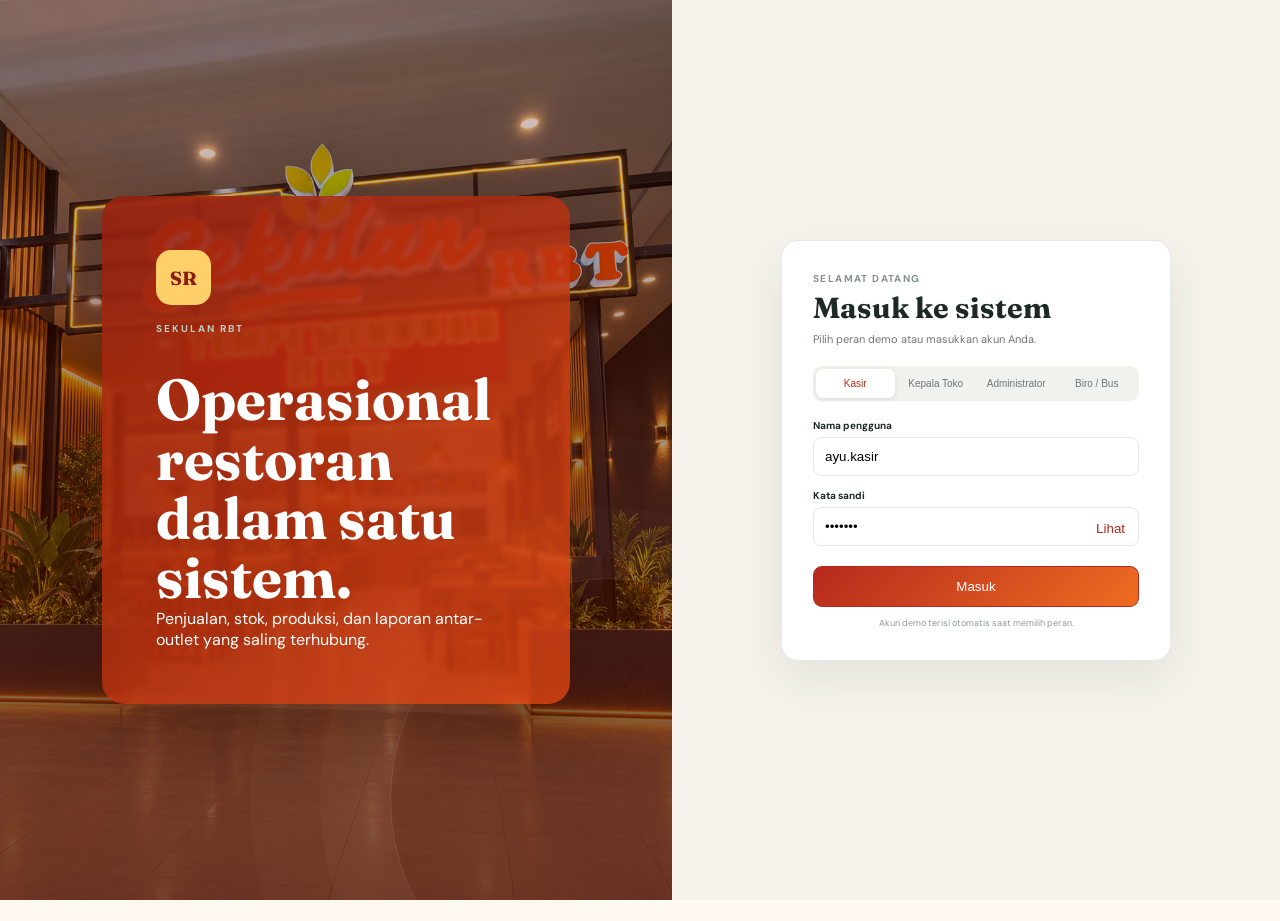
<file: index.html>
<!doctype html>
<html lang="id">
<head>
  <meta charset="UTF-8" />
  <meta name="viewport" content="width=device-width, initial-scale=1.0" />
  <title>Sekulan RBT POS</title>
  <link rel="preconnect" href="https://fonts.googleapis.com">
  <link rel="preconnect" href="https://fonts.gstatic.com" crossorigin>
  <link href="https://fonts.googleapis.com/css2?family=DM+Sans:wght@400;500;600;700&family=Fraunces:opsz,wght@9..144,600;9..144,700&display=swap" rel="stylesheet">
  <link rel="stylesheet" href="styles.css" />
</head>
<body>
  <div class="app-shell">
    <aside class="sidebar">
      <div class="brand">
        <div class="brand-mark">SR</div>
        <div><strong>Sekulan RBT</strong><span>Point of Sale</span></div>
      </div>
      <nav>
        <button class="nav-item active" data-view="pos"><span>▦</span> Kasir</button>
        <button class="nav-item" data-view="reports"><span>⌁</span> Laporan</button>
        <p class="nav-group" data-group="inventory">Persediaan</p>
        <button class="nav-item sub" data-view="inventory" data-sub="finished"><span>◫</span> Stok barang dagangan</button>
        <button class="nav-item sub" data-view="inventory" data-sub="raw"><span>▤</span> Stok bahan baku</button>
        <button class="nav-item sub" data-view="inventory" data-sub="moves"><span>⇄</span> Mutasi stok</button>
        <button class="nav-item sub" data-view="inventory" data-sub="opname"><span>☑</span> Stok opname</button>
        <button class="nav-item sub" data-view="inventory" data-sub="requests"><span>✎</span> Permintaan barang</button>
        <button class="nav-item" data-view="orders"><span>☰</span> Pesanan</button>
        <p class="nav-group" data-group="master">Master Data</p>
        <button class="nav-item sub" data-view="inventory" data-sub="menus" data-master="products"><span>☷</span> Master Produk</button>
        <button class="nav-item sub" data-view="inventory" data-sub="menus" data-master="divisions"><span>⌘</span> Master Divisi</button>
        <button class="nav-item sub" data-view="admin" data-sub="shifts" data-master="shifts"><span>◷</span> Master Shift</button>
        <button class="nav-item sub" data-view="admin" data-sub="users" data-master="users"><span>☺</span> Master Pengguna</button>
        <button class="nav-item sub" data-view="admin" data-sub="outlets" data-master="outlets"><span>⌂</span> Master Outlet</button>
        <button class="nav-item sub" data-view="admin" data-sub="suppliers" data-master="suppliers"><span>▣</span> Master Supplier</button>
        <button class="nav-item sub" data-view="admin" data-sub="access" data-master="access"><span>⚿</span> Hak Akses</button>
        <p class="nav-group" data-group="admin">Administrasi</p>
        <button class="nav-item sub" data-view="admin" data-sub="notifications"><span>✉</span> Notifikasi owner</button>
      </nav>
      <div class="outlet-card">
        <span class="eyebrow">OUTLET AKTIF</span>
        <strong>Sekulan RBT 519A</strong>
        <span>Kasir hanya dapat mengakses outlet ini.</span>
      </div>
      <div class="profile"><div class="avatar">AS</div><div><strong>Ayu Setiani</strong><span>Kasir • Shift pagi</span></div><button id="logoutButton" aria-label="Keluar" title="Logout">↗</button></div>
    </aside>

    <main>
      <section id="pos" class="view active">
        <header class="topbar">
          <div><p class="eyebrow">MINGGU, 20 SEPTEMBER 2026</p><h1>Selamat pagi, Ayu</h1><span class="shift-badge hidden" id="shiftBadge"></span></div>
          <div class="top-actions"><button class="btn ghost" id="scannerSettings">Pengaturan scanner</button><button class="btn ghost" id="cashierDeposit">Deposit / Setoran</button><button class="btn ghost" id="kasirLogout">Logout</button><button class="btn ghost" id="closeShift">Tutup shift</button><button class="btn primary" id="newOrder">+ Pesanan baru</button></div>
        </header>

        <div class="pos-layout">
          <section class="menu-pane">
            <div class="search-row">
              <label class="search"><span>⌕</span><input id="menuSearch" placeholder="Cari produk, harga, atau scan barcode..." /><button type="button" class="search-clear hidden" id="clearSearch" aria-label="Hapus pencarian">×</button></label>
              <button class="btn add-menu" id="addMenu">＋ Tambah produk</button>
            </div>
            <div class="category-tabs" id="categoryTabs"></div>
            <div class="section-heading"><div><h2 id="categoryTitle">Menu paket</h2><p id="itemCount"></p></div><button class="icon-btn">⋮</button></div>
            <div class="menu-grid" id="menuGrid"></div>
          </section>

          <aside class="cart-pane">
            <div class="cart-head"><div><p class="eyebrow">PESANAN</p><h2 id="cartOrderNo">#RBT-0920-087</h2></div><span class="status" id="cartStatus">Makan di tempat</span></div>
            <div class="customer-row"><span>◎</span><div id="customerInfo"><small>Pelanggan</small><strong>Umum</strong></div><button id="changeCustomer">Ubah</button></div>
            <div class="cart-list" id="cartList"></div>
            <button class="add-note" id="addFee">＋ Tambahkan fee driver</button>
            <div class="totals">
              <div><span>Subtotal</span><strong id="subtotal">Rp0</strong></div>
              <div id="feeLine" class="hidden"><span id="feeLineLabel">Fee driver</span><strong id="feeTotal">-Rp0</strong></div>
              <div id="paidLine" class="hidden"><span>Dibayar</span><strong id="paidTotal">-Rp0</strong></div>
              <div class="grand-total"><span id="grandLabel">Total pembayaran</span><strong id="grandTotal">Rp0</strong></div>
            </div>
            <button class="pay-button" id="payButton"><span>Bayar sekarang</span><strong id="payAmount">Rp0</strong></button>
            <p class="stock-note">Stok barang dagangan akan terpotong otomatis setelah pembayaran.</p>
          </aside>
        </div>
      </section>

      <section id="inventory" class="view">
        <header class="topbar"><div><p class="eyebrow">OPERASIONAL OUTLET</p><h1>Persediaan</h1></div></header>
        <div class="summary-grid" id="invSummary"></div>
        <article class="panel" data-subs="raw finished"><div class="panel-head"><div><h2 id="stockTitle">Stok bahan baku</h2><p id="stockSubtitle">Masuk, pemakaian produksi, dan transfer.</p></div><button class="btn ghost" id="stockIn">+ Stok masuk</button></div><div class="order-toolbar stock-filter"><span class="filter-label">Status</span><div class="order-chips" id="stockStatusFilter"><button class="active" data-status="Semua">Semua</button><button data-status="Aman">Aman</button><button data-status="Menipis">Menipis</button></div><span class="filter-label">Jenis item</span><div class="order-chips" id="stockTypeFilter"></div></div><div id="rawTable"></div></article>
        <article class="panel" data-subs="moves"><div class="panel-head"><div><h2>Riwayat mutasi stok</h2><p>Transfer, produksi, dan penjualan terbaru.</p></div><button class="btn primary" id="transferStock">⇄ Transfer antar toko</button></div><div class="timeline" id="tatList"></div></article>
        <article class="panel" data-subs="opname" id="opnamePanel"><div class="panel-head"><div><h2>Riwayat stock opname</h2><p>Hasil hitung fisik dibandingkan stok sistem, beserta selisih dan catatannya.</p></div><button class="btn primary" id="startOpname">+ Mulai opname</button></div><div class="order-toolbar"><div class="order-chips" id="opnameScopeFilter"><button class="active" data-scope="all">Semua</button><button data-scope="raw">Bahan baku</button><button data-scope="finished">Barang dagangan</button></div><select id="opnameOutletFilter"></select></div><div class="table-scroll" id="opnameTable"></div></article>
        <article class="panel" data-subs="finished" id="productionPanel">
          <div class="panel-head"><div><h2>Riwayat produksi</h2><p>Konversi bahan baku menjadi barang dagangan beserta biaya dan HPP.</p></div></div><div class="table-scroll" id="productionTable"></div>
        </article>
        <article class="panel" data-subs="requests" id="requestPanel">
          <div class="panel-head"><div><h2>Permintaan barang</h2><p id="requestCount">Pengajuan bahan baku, persetujuan, PO, dan penerimaan.</p></div><button class="btn primary" id="addRequest">+ Buat permintaan</button></div>
          <div class="order-toolbar"><div class="order-chips" id="requestStatusFilter"><button class="active" data-status="Semua">Semua</button><button data-status="Menunggu persetujuan">Menunggu persetujuan</button><button data-status="Disetujui">Disetujui</button><button data-status="PO dicetak">PO dicetak</button><button data-status="Selesai">Selesai</button><button data-status="Ditolak">Ditolak</button></div><label class="search"><span>⌕</span><input id="requestSearch" placeholder="Cari no. permintaan atau peminta..." /></label></div>
          <div class="table-scroll" id="requestTable"></div>
        </article>
        <article class="panel" data-subs="menus"><div class="panel-head"><div><h2>Master Produk</h2><p>Kelola divisi, minimal order, harga jual, HPP, barcode, dan price tag produk.</p></div><div class="panel-actions"><button class="btn ghost" id="manageDivisions">Master divisi</button><button class="btn ghost" id="printPriceList">▣ Cetak price list</button><button class="btn primary" id="adminAddMenu">+ Tambah produk</button></div></div><div class="order-toolbar stock-filter"><span class="filter-label">Kategori</span><select id="menuCatFilter"></select><span class="filter-label">Status</span><div class="order-chips" id="menuStatusFilter"><button class="active" data-status="Semua">Semua</button><button data-status="Aktif">Aktif</button><button data-status="Nonaktif">Nonaktif</button></div><label class="search"><span>⌕</span><input id="masterMenuSearch" placeholder="Cari kode produk, nama produk, divisi, atau barcode..." /></label></div><div class="table-scroll" id="masterMenuTable"></div></article>
        <div id="opnameFormPanel" class="hidden">
          <article class="panel">
            <div class="panel-head"><div><h2>Hitung stok fisik</h2><p>Stok fisik terisi sesuai stok sistem. Ubah angka yang berbeda dari hasil hitung, lalu isi catatan untuk setiap selisih.</p></div></div>
            <div class="ba-summary ofo-info" id="ofoInfo"></div>
            <div class="order-toolbar"><label>Jenis barang<select id="ofoScopeFilter"><option value="raw">Bahan baku</option><option value="finished">Barang dagangan</option></select></label><label>Divisi / group yang dihitung<select id="ofoGroupFilter"></select></label><span id="ofoGroupCount" class="filter-label"></span></div>
            <div class="table-scroll" id="ofoTable"></div>
            <div class="req-form-foot"><strong id="ofoSummary"></strong><div class="modal-actions"><button class="btn ghost" id="ofoCancel">Batal</button><button class="btn ghost" id="ofoReset">Kembalikan ke stok sistem</button><button class="btn primary" id="ofoSubmit">Simpan opname</button></div></div>
          </article>
        </div>
        <div id="requestFormPanel" class="hidden">
          <article class="panel">
            <div class="panel-head"><div><h2>Pilih bahan baku</h2><p>Item menipis tampil paling atas dan sudah tercentang. Isi qty yang diminta untuk setiap item yang dicentang.</p></div></div>
            <div class="order-info req-info"><label>Outlet<span id="rfOutletWrap"></span></label><label>Catatan<input id="rfNote" placeholder="Mis. untuk produksi akhir pekan" /></label></div>
            <div class="order-toolbar"><div class="order-chips" id="rfStatusFilter"><button class="active" data-status="Semua">Semua</button><button data-status="Menipis">Menipis</button><button data-status="Aman">Aman</button></div><label class="search"><span>⌕</span><input id="rfSearch" placeholder="Cari nama bahan baku..." /></label></div>
            <div class="table-scroll" id="rfTable"></div>
            <div class="req-form-foot"><strong id="rfSummary"></strong><div class="modal-actions"><button class="btn ghost" id="rfCancel">Batal</button><button class="btn primary" id="rfSubmit">Ajukan permintaan</button></div></div>
          </article>
        </div>
      </section>

      <section id="orders" class="view">
        <header class="topbar"><div><p class="eyebrow">PESANAN TERJADWAL</p><h1 id="ordersTitle">Pesanan</h1></div><div class="top-actions"><button class="btn primary" id="addOrder">+ Buat order</button></div></header>
        <div id="orderListPanel">
          <div class="order-toolbar"><div class="order-chips" id="orderStatusFilter"><button class="active" data-status="Semua">Semua</button><button data-status="Open">Open</button><button data-status="Selesai">Selesai</button></div><select id="orderOutletFilter"></select><label class="search"><span>⌕</span><input id="orderSearch" placeholder="Cari no. order atau pelanggan..." /></label></div>
          <article class="panel"><div class="panel-head"><div><h2>Daftar order</h2><p id="orderCount"></p></div></div><div class="table-scroll" id="orderTable"></div></article>
        </div>
        <div id="orderFormPanel" class="hidden">
          <div class="pos-layout order-form">
            <section class="menu-pane">
              <p class="form-step">1. Informasi order</p>
              <div class="order-info">
                <label>Outlet<span id="ofOutletWrap"></span></label>
                <label>Nama pelanggan<input id="ofCustomer" placeholder="Nama pelanggan / instansi" /></label>
                <label>No. HP<input id="ofPhone" placeholder="08xx-xxxx-xxxx" /></label>
                <label>Estimasi tanggal<input id="ofDate" type="date" /></label>
                <label>Estimasi jam<input id="ofTime" type="time" /></label>
                <label>Catatan<input id="ofNote" placeholder="Mis. antar ke kantor lt.3" /></label>
              </div>
              <p class="form-step">2. Pilih item <small>Semua menu tampil tanpa melihat stok</small></p>
              <div class="search-row"><label class="search"><span>⌕</span><input id="ofSearch" placeholder="Cari menu atau harga..." /></label></div>
              <div class="category-tabs" id="ofTabs"></div>
              <div class="menu-grid of-grid" id="ofGrid"></div>
            </section>
            <aside class="cart-pane order-summary">
              <div class="cart-head"><div><p class="eyebrow">RINGKASAN ORDER</p><h2 id="ofId">ORD-0920-005</h2></div></div>
              <div class="of-scroll">
                <div class="cart-list" id="ofItems"></div>
                <div class="totals"><div class="grand-total"><span>Subtotal</span><strong id="ofSubtotal">Rp0</strong></div></div>
                <p class="form-step">3. Pembayaran awal</p>
                <div class="of-options"><label class="check-row"><input type="radio" name="ofPay" value="none" checked /> Belum bayar</label><label class="check-row"><input type="radio" name="ofPay" value="partial" /> Sebagian</label><label class="check-row"><input type="radio" name="ofPay" value="full" /> Lunas</label></div>
                <div id="ofPayFields" class="of-fields hidden"><label>Nominal<input id="ofPayAmount" type="text" inputmode="numeric" /></label><label>Metode<select id="ofPayMethod"><option>Tunai / Cash</option><option>QRIS</option><option>Kartu Debit</option><option>Kartu Kredit</option><option>Free</option></select></label></div>
                <div class="of-rest"><span>Sisa</span><strong id="ofRest">Rp0</strong></div>
                <p class="form-step">4. Fee driver <small>opsional, biaya keluar</small></p>
                <label class="check-row"><input type="checkbox" id="ofFeeOn" /> Ada fee driver</label>
                <div id="ofFeeFields" class="of-fields hidden"><label>Bentuk fee<select id="ofFeeType"><option value="cash">Uang tunai</option><option value="stock">Rokok</option></select></label><label id="ofFeeLabel">Nominal fee<input id="ofFeeValue" type="number" min="0" /></label><div id="ofRokokPicker" class="rokok-picker hidden"></div></div>
                <p class="form-step">5. Status order</p>
                <div class="of-options"><label class="check-row"><input type="radio" name="ofStatus" value="Open" checked /> Open – tampil di Kasir</label><label class="check-row"><input type="radio" name="ofStatus" value="Selesai" /> Selesai</label></div>
                <p class="order-hint hidden" id="ofStatusHint">Stok akan dipotong saat disimpan.</p>
              </div>
              <div class="modal-actions"><button class="btn ghost" id="ofCancel">Batal</button><button class="btn primary" id="ofSave">Simpan order</button></div>
            </aside>
          </div>
        </div>
      </section>

      <section id="reports" class="view">
        <header class="topbar"><div><p class="eyebrow">PUSAT LAPORAN</p><h1>Laporan</h1></div><div class="top-actions"><button class="btn ghost" id="exportSales">⇩ CSV</button><button class="btn primary" id="exportPaymentExcel">⇩ Excel</button></div></header>
        <div class="report-tabs" id="reportTabs"><button class="active" data-report="sales">Penjualan</button><button data-report="payments">Jenis Pembayaran</button><button data-report="margin">Rekap Margin Sales</button><button data-report="closing">Tutup Shift &amp; BA</button><button data-report="cancellations">Histori Pembatalan</button><button data-report="deposits">Deposit / Setoran</button></div>
        <div class="report-tab active" data-report-panel="sales">
        <div class="report-period-row"><div class="period-switch" id="periodSwitch"><button data-period="harian">Harian</button><button class="active" data-period="mingguan">Mingguan</button><button data-period="bulanan">Bulanan</button><button data-period="tahunan">Tahunan</button></div></div>
        <div class="report-filter tab-filter"><label class="payment-search">Pencarian penjualan<div class="filter-search-box"><span>⌕</span><input id="salesReportSearch" type="search" placeholder="Cari outlet, menu, kasir, atau periode..."><button type="button" class="filter-clear hidden" data-clear="salesReportSearch">×</button></div></label><label>Outlet<select id="salesReportOutlet"><option value="all">Semua outlet</option><option>Sekulan RBT 519A</option><option>RM RBT 519A</option><option>Sekulan RBT 519B</option></select></label><label>Shift<select id="salesReportShift"><option value="all">Semua shift</option><option>Shift 1</option><option>Shift 2</option><option>Shift 3</option></select></label><label>Dari tanggal<input id="salesDateFrom" type="date" value="2026-09-14"></label><label>Sampai tanggal<input id="salesDateTo" type="date" value="2026-09-20"></label></div>
        <div class="summary-grid report-summary">
          <article><div><small>Penjualan bersih</small><strong>Rp42.860.000</strong></div><span class="trend positive">↑ 12,4%</span></article>
          <article><div><small>Jumlah transaksi</small><strong>1.284</strong></div><span class="trend positive">↑ 8,1%</span></article>
          <article><div><small>Rata-rata struk</small><strong>Rp33.380</strong></div><span class="trend">Stabil</span></article>
          <article><div><small>Pembatalan</small><strong>7</strong></div><span class="trend warn">Perlu tinjau</span></article>
        </div>
        <div class="report-grid">
          <article class="panel chart-card"><div class="panel-head"><div><h2>Tren penjualan</h2><p>14–20 September 2026</p></div><strong>Rp42,86 jt</strong></div><div class="chart" id="salesChart"></div></article>
          <article class="panel"><div class="panel-head"><div><h2>Menu terlaris</h2><p>Berdasarkan jumlah terjual</p></div></div><div id="topItems"></div></article>
        </div>
        </div>
        <div class="report-tab" data-report-panel="payments"><div class="report-filter payment-filter"><label class="payment-search">Pencarian transaksi<div class="filter-search-box"><span>⌕</span><input id="reportSearch" type="search" placeholder="Cari Cash/Tunai, Debit, QRIS, kasir, outlet, atau nomor transaksi"><button type="button" id="clearReportSearch" class="hidden" aria-label="Hapus pencarian">×</button></div></label><label>Outlet<select id="reportOutlet"><option value="all">Semua outlet</option><option>Sekulan RBT 519A</option><option>RM RBT 519A</option><option>Sekulan RBT 519B</option><option>RM RBT 519B</option><option>Salatiga 456B</option><option>Bawen 445B</option></select></label><label>Shift<select id="reportShift"><option value="all">Semua shift</option><option value="Shift 1">Shift 1 • 06.00–14.00</option><option value="Shift 2">Shift 2 • 14.00–22.00</option><option value="Shift 3">Shift 3 • 22.00–06.00</option></select></label><label>Kasir<select id="reportCashier"><option value="all">Semua kasir</option></select></label><label>Metode pembayaran<select id="reportPayment"><option value="all">Semua metode</option><option value="Cash">Cash / Tunai</option><option value="Debit">Debit</option><option value="QRIS">QRIS</option></select></label><label>Tanggal<input id="reportDate" type="date" value="2026-09-20"></label></div><article class="panel payment-report"><div class="panel-head"><div><h2>Penjualan berdasarkan jenis pembayaran</h2><p id="paymentScope">Ringkasan Cash, Debit, dan QRIS.</p></div><span class="status" id="paymentRowCount">0 transaksi</span></div><div class="summary-grid payment-summary" id="paymentSummary"></div><div class="payment-share" id="paymentShare"></div><div class="table-scroll" id="paymentDetail"></div><div id="paymentPager"></div></article></div>
        <div class="report-tab" data-report-panel="margin"><div class="report-filter tab-filter"><label class="payment-search">Pencarian margin<div class="filter-search-box"><span>⌕</span><input id="marginReportSearch" type="search" placeholder="Cari periode atau outlet..."><button type="button" class="filter-clear hidden" data-clear="marginReportSearch">×</button></div></label><label>Outlet<select id="marginReportOutlet"><option value="all">Semua outlet</option><option>Sekulan RBT 519A</option></select></label><label>Dari tanggal<input id="marginDateFrom" type="date" value="2026-09-01"></label><label>Sampai tanggal<input id="marginDateTo" type="date" value="2026-09-20"></label></div><article class="panel"><div class="panel-head"><div><h2>Rekap Margin Sales</h2><p>Penjualan, total transaksi, HPP, fee, cancel, dan margin dalam satu format laporan.</p></div><div class="period-switch" id="marginPeriod"><button class="active" data-margin-period="harian">Harian</button><button data-margin-period="bulanan">Bulanan</button><button data-margin-period="tahunan">Tahunan</button></div></div><div class="summary-grid" id="marginSalesSummary"></div><div class="table-scroll" id="marginSalesTable"></div></article></div>
        <div class="report-tab" data-report-panel="closing"><div class="report-filter tab-filter"><label class="payment-search">Pencarian tutup shift / BA<div class="filter-search-box"><span>⌕</span><input id="closingReportSearch" type="search" placeholder="Cari nomor BA, kasir, shift, atau status..."><button type="button" class="filter-clear hidden" data-clear="closingReportSearch">×</button></div></label><label>Shift<select id="closingReportShift"><option value="all">Semua shift</option><option value="1">Shift 1</option><option value="2">Shift 2</option><option value="3">Shift 3</option></select></label><label>Status<select id="closingReportStatus"><option value="all">Semua status</option><option>Belum Diperiksa</option><option>Sudah Diperiksa</option></select></label><label>Tanggal<input id="closingReportDate" type="date" value="2026-09-19"></label></div><article class="panel"><div class="panel-head"><div><h2>Laporan Tutup Shift &amp; Berita Acara</h2><p>Nilai tutupan, selisih plus/minus, status pemeriksaan, dan berita acara berada dalam satu laporan.</p></div></div><div class="table-scroll" id="closingReportTable"></div></article></div>
        <div class="report-tab" data-report-panel="cancellations"><div class="report-filter tab-filter"><label class="payment-search">Pencarian pembatalan<div class="filter-search-box"><span>⌕</span><input id="cancelReportSearch" type="search" placeholder="Cari ID, item, alasan, atau kasir..."><button type="button" class="filter-clear hidden" data-clear="cancelReportSearch">×</button></div></label><label>Shift<select id="cancelReportShift"><option value="all">Semua shift</option><option>Shift 1</option><option>Shift 2</option><option>Shift 3</option></select></label><label>Status<select id="cancelReportStatus"><option value="all">Semua status</option><option>Menunggu BA</option><option>Sudah diperiksa</option></select></label><label>Tanggal<input id="cancelReportDate" type="date" value="2026-09-20"></label></div><article class="panel"><div class="panel-head"><div><h2>Histori Pembatalan</h2><p>Semua cancel tercatat tanpa kata sandi dan terhubung dengan berita acara shift.</p></div><span class="status alert">Perlu tinjau</span></div><div class="table-scroll" id="cancelHistory"></div></article></div>
        <div class="report-tab" data-report-panel="deposits"><div class="report-filter tab-filter"><label class="payment-search">Pencarian setoran<div class="filter-search-box"><span>⌕</span><input id="depositSearch" type="search" placeholder="Cari nomor setoran, tujuan, referensi, atau pencatat..."><button type="button" class="filter-clear hidden" data-clear="depositSearch">×</button></div></label><label>Outlet<select id="depositOutlet"><option value="all">Semua outlet</option><option>Sekulan RBT 519A</option></select></label><label>Shift<select id="depositShift"><option value="all">Semua shift</option><option>Shift 1</option><option>Shift 2</option><option>Shift 3</option></select></label><label>Status<select id="depositStatus"><option value="all">Semua status</option><option>Disetor</option><option>Menunggu setoran</option></select></label><label>Tanggal<input id="depositDate" type="date" value="2026-09-20"></label></div><article class="panel"><div class="panel-head"><div><h2>Laporan deposit / setoran per shift</h2><p>Data setoran yang diinput Kasir dan dipantau Kepala Toko atau Administrator.</p></div></div><div class="table-scroll" id="depositTable"></div></article></div>
      </section>

      <section id="admin" class="view">
        <header class="topbar"><div><p class="eyebrow">PUSAT KONTROL</p><h1>Administrasi</h1></div></header>
        <div class="summary-grid" id="adminSummary"></div>
        <div id="adminUsers" class="admin-content"><div class="admin-grid">
          <article class="panel"><div class="panel-head"><div><h2>Pengguna</h2><p>Kasir dibatasi pada outlet sesuai login.</p></div><button class="btn primary" id="addUser">+ Tambah pengguna</button></div><div id="userList"></div></article>
          <article class="panel"><div class="panel-head"><div><h2>Master login</h2><p>Kelola akun, peran, outlet, shift, dan status akses.</p></div><button class="btn primary" id="addLogin">+ Tambah login</button></div><div class="table-scroll" id="masterLoginTable"></div></article>
        </div></div>
        <div id="adminShifts" class="admin-content">
          <article class="panel"><div class="panel-head"><div><h2>Pengaturan 3 shift</h2><p>Pengaturan jadwal kasir dan Kepala Toko. Pemeriksaan berita acara tersedia pada Laporan Tutup Shift &amp; BA.</p></div><button class="btn ghost" id="editShifts">Ubah jadwal</button></div><div id="shiftCards"></div></article>
        </div>
        <div id="adminOutlets" class="admin-content"><article class="panel"><div class="panel-head"><div><h2>Informasi outlet</h2><p>Data identitas outlet yang digunakan pada login ini.</p></div><button class="btn primary" id="addOutlet">Edit informasi outlet</button></div><div class="outlet-grid single" id="outletGrid"></div></article></div>
        <div id="adminSuppliers" class="admin-content"><article class="panel"><div class="panel-head"><div><h2>Master Supplier</h2><p>Kelola identitas dan kontak pemasok untuk pembelian barang.</p></div><button class="btn primary" id="addSupplier">+ Tambah supplier</button></div><div class="order-toolbar"><label class="search"><span>⌕</span><input id="supplierSearch" placeholder="Cari kode, nama, kontak, atau kota..."></label><select id="supplierStatus"><option value="all">Semua status</option><option>Aktif</option><option>Nonaktif</option></select></div><div class="table-scroll" id="supplierTable"></div></article></div>
        <div id="adminAccess" class="admin-content"><article class="panel empty-admin"><h2>Hak akses</h2><p>Kasir mengakses transaksi penjualan serta menjadi satu-satunya peran yang dapat menginput deposit/setoran untuk outlet dan shift sesuai login. Kepala Toko mengakses Laporan, Persediaan, Pesanan outletnya, mengotorisasi tutup shift, memeriksa berita acara, serta memantau laporan setoran. Administrator mengakses seluruh modul dan laporan setoran semua outlet, tanpa hak menginput setoran.</p></article></div>
        <div id="adminNotifications" class="admin-content"><article class="panel empty-admin"><h2>Notifikasi owner</h2><p>Peringatan cancel, BA tutup shift, stok minimum, dan transfer antar toko dikirim melalui pusat notifikasi ini.</p></article></div>
      </section>

      <section id="closingReview" class="view"></section>
      <section id="opnameDetail" class="view"></section>
    </main>
  </div>

  <div class="modal-backdrop" id="modalBackdrop">
    <div class="modal" id="modalContent"></div>
  </div>
  <div class="toast" id="toast"></div>
  <div id="poPrint"></div>
  <div id="receiptPrint"></div>
  <div id="priceTagPrint"></div>
  <div class="login-screen" id="loginScreen">
    <div class="login-visual login-photo"><div class="login-visual-copy"><div class="login-brand">SR</div><p>SEKULAN RBT</p><h1>Operasional restoran dalam satu sistem.</h1><span>Penjualan, stok, produksi, dan laporan antar-outlet yang saling terhubung.</span></div></div>
    <form class="login-card" id="loginForm"><p class="eyebrow">SELAMAT DATANG</p><h2>Masuk ke sistem</h2><p>Pilih peran demo atau masukkan akun Anda.</p><div class="role-switch"><button type="button" class="active" data-role="cashier">Kasir</button><button type="button" data-role="kepala">Kepala Toko</button><button type="button" data-role="admin">Administrator</button><button type="button" data-role="partner">Biro / Bus</button></div><label>Nama pengguna<input id="loginUser" value="ayu.kasir" autocomplete="username"></label><label>Kata sandi<div class="password-field"><input id="loginPass" type="password" value="demo123" autocomplete="current-password"><button type="button" id="togglePassword">Lihat</button></div></label><button type="submit" class="btn primary login-submit">Masuk</button><small>Akun demo terisi otomatis saat memilih peran.</small></form>
  </div>
  <div class="login-screen shift-screen closed" id="shiftScreen">
    <div class="login-visual login-photo"><div class="login-visual-copy"><div class="login-brand">SR</div><p>MULAI SHIFT</p><h1>Siapkan shift sebelum melayani.</h1><span>Catat modal awal kas dan cek kesiapan perangkat sebelum memulai transaksi.</span></div></div>
    <div class="login-card opening-card"><p class="eyebrow">MULAI SHIFT</p><h2 id="shiftTitle">Shift 1</h2><div class="shift-identity" id="shiftIdentity"></div><label>Modal awal kas (Rp)<input id="openingCash" type="text" inputmode="numeric" placeholder="0"></label><small class="field-help">Contoh 500000 akan tampil menjadi 500.000.</small><p class="shift-section">Checklist kesiapan</p><label class="check-row"><input type="checkbox"> Printer struk siap</label><label class="check-row"><input type="checkbox"> Mesin EDC menyala</label><label class="check-row"><input type="checkbox"> QRIS aktif</label><div class="modal-actions"><button type="button" class="btn ghost" id="shiftLogout">Keluar</button><button type="button" class="btn primary" id="startShift">Mulai shift</button></div></div>
  </div>
  <script src="app.js"></script>
</body>
</html>
</file>
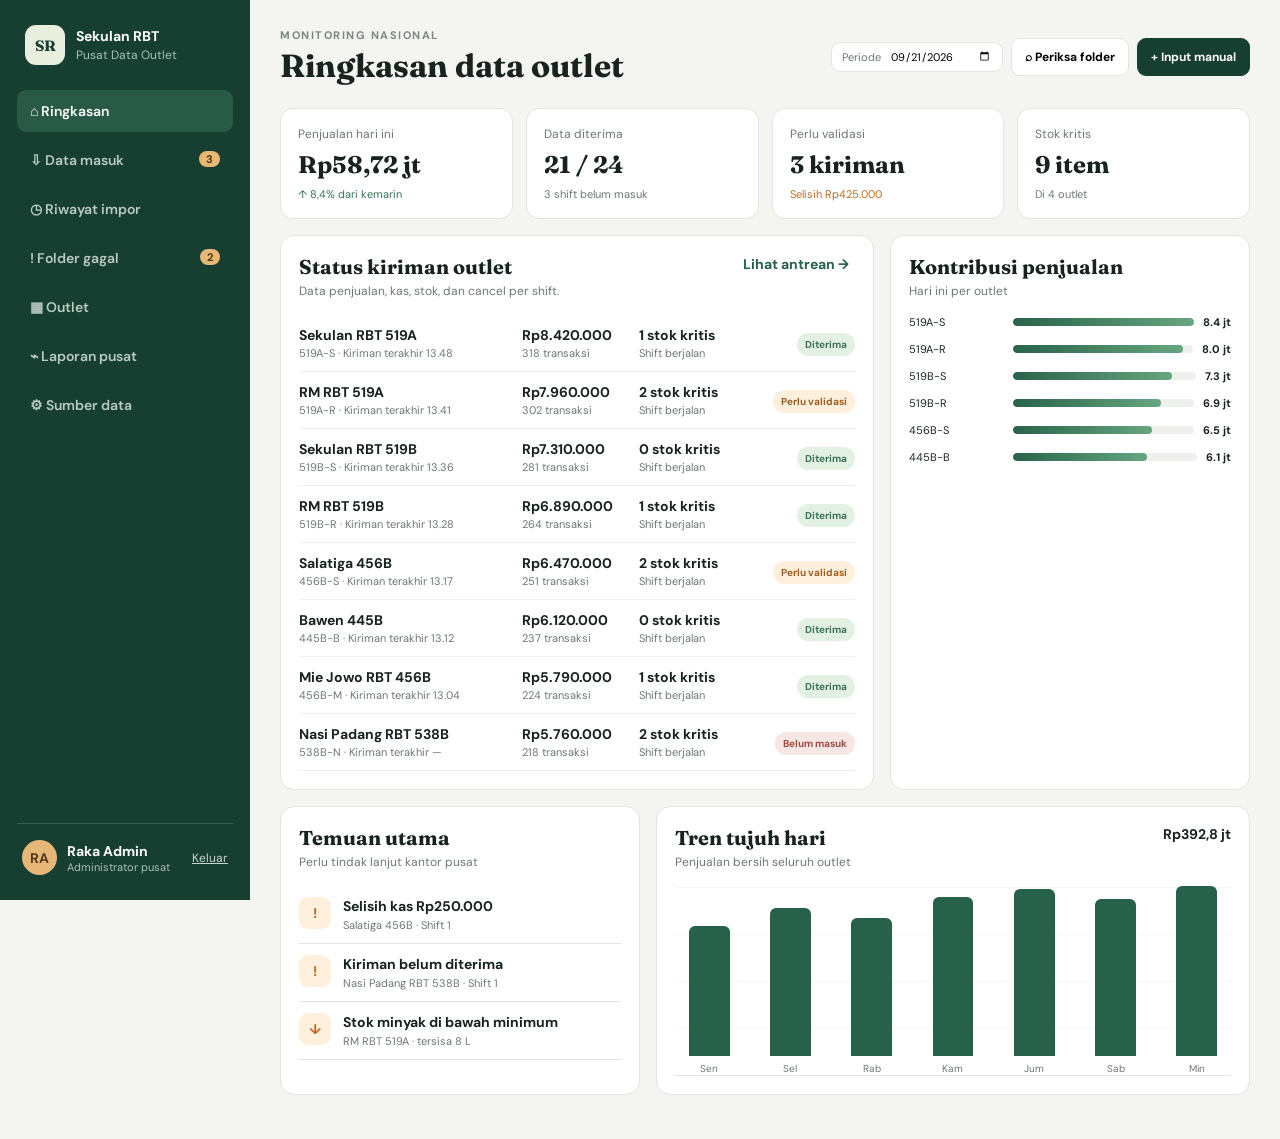
<file: outlet-data.html>
<!doctype html><html lang="id"><head><meta charset="UTF-8"><meta name="viewport" content="width=device-width,initial-scale=1"><title>Pusat Data Outlet • Sekulan RBT</title><link rel="preconnect" href="https://fonts.googleapis.com"><link rel="preconnect" href="https://fonts.gstatic.com" crossorigin><link href="https://fonts.googleapis.com/css2?family=DM+Sans:wght@400;500;600;700&family=Fraunces:opsz,wght@9..144,600;9..144,700&display=swap" rel="stylesheet"><link rel="icon" type="image/svg+xml" href="data:image/svg+xml,%3Csvg xmlns='http://www.w3.org/2000/svg' viewBox='0 0 64 64'%3E%3Crect width='64' height='64' rx='14' fill='%23183f31'/%3E%3Cpath d='M17 19h30v7H17zm0 12h20v7H17zm0 12h25v7H17z' fill='%23e8efde'/%3E%3C/svg%3E"><link rel="stylesheet" href="outlet-data.css"></head><body>
<aside><a class="hub-brand" href="index.html"><span>SR</span><div><strong>Sekulan RBT</strong><small>Pusat Data Outlet</small></div></a><nav><button class="active" data-page="dashboard">⌂ Ringkasan</button><button data-page="submissions">⇩ Data masuk <b id="queueBadge">3</b></button><button data-page="history">◷ Riwayat impor</button><button data-page="failed">! Folder gagal <b>2</b></button><button data-page="outlets">▦ Outlet</button><button data-page="reports">⌁ Laporan pusat</button><button data-page="settings">⚙ Sumber data</button></nav><div class="hub-user"><span>RA</span><div><strong>Raka Admin</strong><small>Administrator pusat</small></div><a href="index.html">Keluar</a></div></aside>
<main><header><div><p id="pageEyebrow">MONITORING NASIONAL</p><h1 id="pageTitle">Ringkasan data outlet</h1></div><div class="header-actions"><label>Periode <input type="date" value="2026-09-21"></label><button class="secondary" id="refreshData">⌕ Periksa folder</button><button class="primary" id="newSubmission">+ Input manual</button></div></header>
<section class="hub-page active" id="dashboard"><div class="metric-grid"><article><small>Penjualan hari ini</small><strong>Rp58,72 jt</strong><span class="up">↑ 8,4% dari kemarin</span></article><article><small>Data diterima</small><strong>21 / 24</strong><span>3 shift belum masuk</span></article><article><small>Perlu validasi</small><strong>3 kiriman</strong><span class="warn">Selisih Rp425.000</span></article><article><small>Stok kritis</small><strong>9 item</strong><span>Di 4 outlet</span></article></div><div class="hub-grid"><article class="hub-panel wide"><div class="panel-heading"><div><h2>Status kiriman outlet</h2><p>Data penjualan, kas, stok, dan cancel per shift.</p></div><button class="link-btn" data-goto="submissions">Lihat antrean →</button></div><div id="outletStatus"></div></article><article class="hub-panel"><div class="panel-heading"><div><h2>Kontribusi penjualan</h2><p>Hari ini per outlet</p></div></div><div id="salesBars"></div></article></div><div class="hub-grid lower"><article class="hub-panel"><div class="panel-heading"><div><h2>Temuan utama</h2><p>Perlu tindak lanjut kantor pusat</p></div></div><div id="findings"></div></article><article class="hub-panel wide"><div class="panel-heading"><div><h2>Tren tujuh hari</h2><p>Penjualan bersih seluruh outlet</p></div><strong>Rp392,8 jt</strong></div><div class="line-chart" id="trendChart"></div></article></div></section>
<section class="hub-page" id="submissions"><div class="source-strip"><div><span>Sumber aktif</span><strong>SFTP Outlet RBT</strong><small>/inbox • pemeriksaan terakhir 14.05</small></div><span class="connection-ok">● Terhubung</span></div><div class="filter-row"><input id="submissionSearch" placeholder="Cari outlet atau nama file"><select id="statusFilter"><option value="all">Semua status</option><option>Valid</option><option>Perlu validasi</option><option>Sudah diproses</option></select><select><option>Semua shift</option><option>Shift 1</option><option>Shift 2</option><option>Shift 3</option></select></div><article class="hub-panel"><div class="panel-heading"><div><h2>Antrean paket FTP</h2><p>Periksa paket sebelum memasukkannya ke laporan pusat.</p></div><div class="queue-actions"><button class="secondary" id="processSelected">Proses terpilih</button><button class="primary" id="processAll">Proses semua valid</button></div></div><div class="table-wrap" id="submissionTable"></div></article></section>
<section class="hub-page" id="history"><article class="hub-panel"><div class="panel-heading"><div><h2>Riwayat impor</h2><p>Jejak setiap paket yang diperiksa dan diproses oleh pusat.</p></div><button class="secondary" id="exportHistory">⇩ Export CSV</button></div><div class="table-wrap" id="historyTable"></div></article></section>
<section class="hub-page" id="failed"><article class="hub-panel"><div class="panel-heading"><div><h2>Folder gagal</h2><p>Paket rusak atau tidak valid yang dipindahkan ke /failed.</p></div><button class="secondary" id="recheckFailed">↻ Periksa ulang</button></div><div class="table-wrap" id="failedTable"></div></article></section>
<section class="hub-page" id="outlets"><div class="outlet-summary" id="hubOutletGrid"></div></section>
<section class="hub-page" id="reports"><div class="report-toolbar"><div class="segmented"><button class="active">Harian</button><button>Mingguan</button><button>Bulanan</button><button>Tahunan</button></div><button class="primary" id="exportReport">⇩ Export laporan</button></div><div class="metric-grid"><article><small>Gross sales</small><strong>Rp61,20 jt</strong><span>2.943 transaksi</span></article><article><small>Net sales</small><strong>Rp58,72 jt</strong><span>Setelah fee & cancel</span></article><article><small>Biaya bahan baku</small><strong>Rp22,31 jt</strong><span>38,0% net sales</span></article><article><small>Margin kotor</small><strong>Rp36,41 jt</strong><span class="up">62,0%</span></article></div><article class="hub-panel"><div class="panel-heading"><div><h2>Rekap hasil pengolahan</h2><p>Gabungan data terverifikasi dari seluruh outlet.</p></div></div><div class="table-wrap" id="reportTable"></div></article></section>
<section class="hub-page" id="settings"><div class="settings-grid"><article class="hub-panel"><div class="panel-heading"><div><h2>Pengaturan sumber data</h2><p>Hanya Administrator yang dapat mengubah koneksi.</p></div><span class="admin-only">Administrator</span></div><div class="settings-form"><label>Nama koneksi<input value="SFTP Outlet RBT"></label><label>Protokol<select><option>SFTP</option></select></label><label>Alamat server<input value="sftp.rbt-pusat.local"></label><label>Port<input value="22"></label><label>Username<input value="rbt-import"></label><label>Folder inbox<input value="/inbox"></label><label>Folder diproses<input value="/processed"></label><label>Folder gagal<input value="/failed"></label><label>Jadwal pemeriksaan<select><option>Setiap 15 menit</option><option>Setiap 30 menit</option><option>Manual</option></select></label></div><div class="drawer-actions"><button class="secondary" id="testConnection">Uji koneksi</button><button class="primary" id="saveSettings">Simpan pengaturan</button></div></article><article class="hub-panel"><h2>Aturan pemrosesan</h2><div class="rule-list"><label><input type="checkbox" checked> Tolak ID kiriman duplikat</label><label><input type="checkbox" checked> Verifikasi checksum setiap file</label><label><input type="checkbox" checked> Pindahkan paket rusak ke /failed</label><label><input type="checkbox" checked> Proses otomatis paket tanpa selisih</label></div></article></div></section></main>
<div class="drawer-backdrop" id="drawerBackdrop"><aside class="drawer" id="drawer"></aside></div><div class="hub-toast" id="hubToast"></div><script src="outlet-data.js"></script></body></html>
</file>
<file: styles.css>
:root{--ink:#1c2924;--muted:#6d7772;--line:#e5e8e5;--paper:#f7f6f1;--white:#fff;--green:#1e5b43;--green-2:#2e775a;--lime:#dceacc;--orange:#ee8b3a;--red:#be4a3d;--shadow:0 18px 50px rgba(35,52,44,.09)}
*{box-sizing:border-box}body{margin:0;background:var(--paper);color:var(--ink);font-family:"DM Sans",sans-serif}.app-shell{min-height:100vh;display:grid;grid-template-columns:238px 1fr}.sidebar{position:sticky;top:0;height:100vh;background:#173f31;color:#fff;padding:24px 18px;display:flex;flex-direction:column}.brand{display:flex;align-items:center;gap:11px;padding:0 8px 27px}.brand-mark{width:39px;height:39px;border-radius:11px;background:#e7efdd;color:#214c39;display:grid;place-items:center;font-family:"Fraunces",serif;font-weight:700}.brand strong,.brand span{display:block}.brand span{font-size:11px;color:#a8c1b4;margin-top:2px}.sidebar nav{display:grid;gap:7px}.nav-item{border:0;background:transparent;color:#b9ccc3;padding:12px 14px;border-radius:10px;text-align:left;font:600 14px inherit;cursor:pointer}.nav-item span{display:inline-grid;width:26px;font-size:18px}.nav-item.active,.nav-item:hover{background:#285844;color:#fff}.outlet-card{margin-top:auto;background:#285844;border:1px solid #3c6a57;border-radius:12px;padding:14px;display:grid;gap:5px}.outlet-card .eyebrow{color:#a6c4b6}.outlet-card strong{font-size:13px}.outlet-card span:last-child{font-size:10px;line-height:1.45;color:#b9ccc3}.profile{display:flex;align-items:center;gap:9px;margin-top:16px;padding:10px 6px 0;border-top:1px solid #35604e}.avatar{width:34px;height:34px;border-radius:50%;background:#e9b982;color:#5b3219;display:grid;place-items:center;font-weight:700;font-size:12px}.profile div:nth-child(2){min-width:0}.profile strong,.profile span{display:block}.profile strong{font-size:12px}.profile span{font-size:10px;color:#a8c1b4}.profile button{margin-left:auto;background:transparent;border:0;color:#c7d6cf;font-size:18px}.view{display:none;min-height:100vh;padding:28px 30px}.view.active{display:block}.topbar{display:flex;align-items:center;justify-content:space-between;margin-bottom:25px}.eyebrow{font-size:10px;letter-spacing:1.4px;font-weight:700;color:#85908b;margin:0 0 5px}.topbar h1{font:700 31px/1 "Fraunces",serif;margin:0}.top-actions{display:flex;gap:9px}.btn{border:1px solid var(--line);border-radius:9px;padding:10px 15px;background:#fff;font:600 12px inherit;cursor:pointer;color:var(--ink)}.btn.primary{background:var(--green);border-color:var(--green);color:#fff}.btn:hover{transform:translateY(-1px)}.pos-layout{display:grid;grid-template-columns:minmax(500px,1fr) 355px;gap:20px}.menu-pane,.cart-pane,.panel{background:#fff;border:1px solid var(--line);border-radius:15px;box-shadow:0 1px 0 rgba(0,0,0,.02)}.menu-pane{padding:18px}.search-row{display:flex;gap:10px}.search{height:42px;border:1px solid var(--line);background:#fafafa;border-radius:9px;display:flex;align-items:center;gap:8px;padding:0 12px;flex:1}.search input{border:0;outline:0;background:transparent;width:100%;font:12px inherit}.add-menu{white-space:nowrap}.category-tabs{display:flex;gap:7px;padding:17px 0;border-bottom:1px solid var(--line);overflow:auto}.category-tabs button{border:0;border-radius:8px;padding:8px 11px;background:#f1f2ef;color:#65706b;font:600 11px inherit;cursor:pointer;white-space:nowrap}.category-tabs button.active{background:#dfeadd;color:#24523f}.section-heading{display:flex;align-items:center;justify-content:space-between;padding:19px 1px 14px}.section-heading h2,.cart-head h2,.panel h2{margin:0;font:700 20px/1.2 "Fraunces",serif}.section-heading p,.panel p{margin:4px 0 0;font-size:11px;color:var(--muted)}.icon-btn{border:0;background:transparent;font-size:20px}.menu-grid{display:grid;grid-template-columns:repeat(3,minmax(130px,1fr));gap:10px}.menu-card{border:1px solid var(--line);border-radius:12px;background:#fff;text-align:left;padding:0;overflow:hidden;cursor:pointer;transition:.15s}.menu-card:hover{transform:translateY(-2px);border-color:#aac4b3;box-shadow:var(--shadow)}.food-art{height:85px;background:linear-gradient(135deg,#e7ddc7,#f2ede2);position:relative;display:grid;place-items:center;font:700 31px "Fraunces",serif;color:#9b6e41}.food-art:after{content:"";position:absolute;width:56px;height:56px;border-radius:50%;border:5px solid rgba(255,255,255,.58)}.food-art span{z-index:1}.menu-info{padding:11px}.menu-info strong,.menu-info span{display:block}.menu-info strong{font-size:12px;min-height:30px;line-height:1.3}.menu-info span{font-size:12px;color:var(--green);font-weight:700;margin-top:5px}.menu-info small{font-size:9px;color:#89938e}.cart-pane{padding:18px;display:flex;flex-direction:column;height:calc(100vh - 109px);position:sticky;top:28px}.cart-head{display:flex;justify-content:space-between;align-items:flex-start;padding-bottom:15px;border-bottom:1px solid var(--line)}.status{background:#f0eee4;color:#726b49;padding:6px 8px;border-radius:20px;font-size:9px;font-weight:700}.customer-row{display:flex;gap:10px;align-items:center;padding:12px 0;border-bottom:1px solid var(--line)}.customer-row>span{width:31px;height:31px;border-radius:50%;background:#edf2ed;display:grid;place-items:center}.customer-row div{flex:1}.customer-row small,.customer-row strong{display:block;font-size:10px}.customer-row strong{font-size:12px;margin-top:2px}.customer-row button,.text-btn{border:0;background:none;color:var(--green);font:700 10px inherit;cursor:pointer}.cart-list{flex:1;overflow:auto;padding:8px 0}.empty-cart{text-align:center;color:#9ba39f;font-size:12px;padding:55px 15px}.cart-item{display:grid;grid-template-columns:1fr auto;gap:9px;padding:11px 0;border-bottom:1px dashed var(--line)}.cart-item strong{font-size:11px;display:block}.cart-item small{font-size:9px;color:var(--muted)}.cart-item .price{text-align:right;font-size:11px;font-weight:700}.qty{display:flex;gap:7px;align-items:center;margin-top:7px}.qty button{width:22px;height:22px;border-radius:6px;border:1px solid var(--line);background:#fff;cursor:pointer}.cancel-link{color:var(--red);border:0;background:0;font-size:9px;cursor:pointer;padding:4px 0}.add-note{border:1px dashed #b9c7be;background:#f7faf7;color:var(--green);padding:10px;border-radius:8px;font:600 10px inherit;cursor:pointer}.totals{display:grid;gap:9px;padding:14px 0}.totals div{display:flex;justify-content:space-between;font-size:11px}.totals .grand-total{padding-top:11px;border-top:1px solid var(--line);font-size:13px}.grand-total strong{font-size:18px}.pay-button{border:0;border-radius:10px;background:var(--green);color:#fff;padding:13px 15px;display:flex;justify-content:space-between;font:600 12px inherit;cursor:pointer}.pay-button:hover{background:var(--green-2)}.stock-note{text-align:center;color:#929b96;font-size:8px;margin:8px 0 0}.hidden{display:none!important}.summary-grid{display:grid;grid-template-columns:repeat(3,1fr);gap:14px;margin-bottom:18px}.summary-grid article{background:#fff;border:1px solid var(--line);border-radius:13px;padding:17px;display:flex;align-items:center;gap:12px}.summary-grid article>div{flex:1}.summary-grid small,.summary-grid strong{display:block}.summary-grid small{font-size:10px;color:var(--muted)}.summary-grid strong{font:700 20px "Fraunces",serif;margin-top:4px}.metric-icon{width:39px;height:39px;border-radius:10px;display:grid;place-items:center;font-weight:700}.metric-icon.amber{background:#fff0da;color:#b36b23}.metric-icon.green{background:#e6f2e8;color:#337154}.metric-icon.blue{background:#e4eff2;color:#397486}.trend{font-size:9px;background:#f0f3f0;color:#67706c;padding:5px 7px;border-radius:20px}.trend.warn{background:#fff0da;color:#a85e18}.trend.positive{background:#e6f2e8;color:#31714f}.inventory-grid,.report-grid{display:grid;grid-template-columns:1.65fr 1fr;gap:18px}.panel{padding:18px}.panel-head{display:flex;justify-content:space-between;align-items:flex-start;margin-bottom:17px}.stock-table{width:100%;border-collapse:collapse}.stock-table th{text-align:left;font-size:9px;letter-spacing:.6px;color:#8c9691;padding:8px;border-bottom:1px solid var(--line)}.stock-table td{font-size:11px;padding:12px 8px;border-bottom:1px solid #eff1ef}.stock-table td:last-child{text-align:right}.low{color:#b45c25;font-weight:700}.ok{color:#347055;font-weight:700}.timeline{display:grid;gap:2px}.timeline-item{display:grid;grid-template-columns:28px 1fr auto;gap:10px;padding:11px 0;border-bottom:1px solid var(--line);align-items:start}.timeline-dot{width:27px;height:27px;background:#e7efe8;border-radius:8px;display:grid;place-items:center;color:var(--green)}.timeline-item strong,.timeline-item span{display:block;font-size:10px}.timeline-item span{color:var(--muted);margin-top:3px}.timeline-item time{font-size:9px;color:#929a96}.report-summary{grid-template-columns:repeat(4,1fr)}.report-summary article{align-items:flex-end}.period-switch{background:#eceeea;border-radius:9px;padding:3px}.period-switch button{border:0;background:transparent;padding:7px 10px;border-radius:7px;font:600 10px inherit;color:var(--muted)}.period-switch button.active{background:#fff;color:var(--ink);box-shadow:0 1px 5px rgba(0,0,0,.08)}.chart{height:245px;display:flex;align-items:flex-end;gap:12px;padding:20px 4px 0;border-bottom:1px solid var(--line);background:repeating-linear-gradient(to top,transparent 0,transparent 59px,#eff1ef 60px)}.bar-wrap{height:100%;flex:1;display:flex;flex-direction:column;justify-content:flex-end;align-items:center;gap:7px}.bar{width:70%;max-width:40px;background:linear-gradient(#4f8d6e,#245740);border-radius:6px 6px 1px 1px;min-height:20px;position:relative}.bar:hover{background:var(--orange)}.bar-wrap small{font-size:9px;color:var(--muted)}.rank-item{display:grid;grid-template-columns:22px 1fr auto;gap:10px;padding:13px 0;border-bottom:1px solid var(--line);align-items:center}.rank-num{font:700 15px "Fraunces",serif;color:#85908b}.rank-item strong,.rank-item small{display:block;font-size:11px}.rank-item small{color:var(--muted);margin-top:3px}.rank-item>strong{color:var(--green)}.modal-backdrop{position:fixed;inset:0;background:rgba(13,29,23,.55);display:none;place-items:center;z-index:105;padding:20px}.modal-backdrop.open{display:grid}.modal{width:min(440px,100%);max-height:calc(100vh - 40px);overflow:auto;background:#fff;border-radius:16px;padding:23px;box-shadow:0 30px 80px rgba(0,0,0,.25)}.modal h2{font:700 23px "Fraunces",serif;margin:0 0 7px}.modal p{font-size:11px;color:var(--muted);line-height:1.5}.modal label,.review-form label{display:block;font-size:10px;font-weight:700;margin:14px 0 5px}.modal input,.modal select,.review-form input{width:100%;padding:11px;border:1px solid var(--line);border-radius:8px;font:12px inherit}.modal-actions{display:flex;justify-content:flex-end;gap:8px;margin-top:19px}.fee-options{display:grid;grid-template-columns:1fr 1fr;gap:8px}.fee-option{padding:14px;border:1px solid var(--line);border-radius:9px;cursor:pointer}.fee-option.selected{border-color:var(--green);background:#edf5ef}.fee-option strong,.fee-option span{display:block;font-size:11px}.fee-option span{font-size:9px;color:var(--muted);margin-top:3px}.toast{position:fixed;top:20px;left:50%;max-width:calc(100vw - 32px);color:#fff;padding:14px 24px;border-radius:12px;font-size:15px;font-weight:600;text-align:center;box-shadow:0 12px 32px rgba(23,63,49,.28);opacity:0;transform:translate(-50%,-12px);transition:.2s;pointer-events:none;background:#173f31;z-index:110}.toast.show{opacity:1;transform:translate(-50%,0)}
@media(max-width:1050px){.app-shell{grid-template-columns:82px 1fr}.sidebar{padding:20px 12px}.brand>div:last-child,.nav-item:not(.active){font-size:0}.nav-item{font-size:0;text-align:center}.nav-item span{font-size:20px;width:auto}.nav-item.active{font-size:0}.outlet-card,.profile div:nth-child(2),.profile button{display:none}.profile{justify-content:center}.menu-grid{grid-template-columns:repeat(2,1fr)}.pos-layout{grid-template-columns:1fr 330px}.report-summary{grid-template-columns:repeat(2,1fr)}}
@media(max-width:760px){.app-shell{display:block}.sidebar{position:fixed;z-index:10;bottom:0;top:auto;height:64px;width:100%;display:flex;flex-direction:row;padding:8px 14px}.brand,.outlet-card,.profile{display:none}.sidebar nav{width:100%;grid-template-columns:repeat(3,1fr)}.nav-item,.nav-item.active{font-size:9px;text-align:center;display:grid;justify-items:center;padding:5px}.nav-item span{font-size:17px}.view{padding:20px 14px 83px}.topbar{align-items:flex-start}.topbar h1{font-size:26px}.pos-layout,.inventory-grid,.report-grid{display:block}.cart-pane{position:relative;top:auto;height:auto;margin-top:14px;min-height:520px}.menu-grid{grid-template-columns:repeat(2,1fr)}.summary-grid,.report-summary{grid-template-columns:1fr 1fr}.inventory-grid .panel{margin-bottom:14px}.period-switch{display:none}.add-menu{padding:9px}.search-row{align-items:stretch}}
.cart-item .price{min-width:76px}.cancel-link{display:block;margin:4px 0 0 auto;padding:2px 0}
.btn.danger{background:#b94a3d;border-color:#b94a3d;color:#fff}.stock-ledger-tabs,.admin-tabs{display:flex;align-items:center;gap:7px;margin-bottom:14px}.stock-ledger-tabs button,.admin-tabs button{border:1px solid var(--line);background:#fff;border-radius:8px;padding:9px 12px;font:600 10px inherit;color:var(--muted);cursor:pointer}.stock-ledger-tabs button.active,.admin-tabs button.active{background:var(--green);border-color:var(--green);color:#fff}.stock-ledger-tabs span{margin-left:auto;font-size:9px;color:var(--muted)}.report-filter{display:grid;grid-template-columns:1fr 1fr 1fr;gap:12px;background:#fff;border:1px solid var(--line);border-radius:13px;padding:13px 16px;margin-bottom:14px}.report-filter label,.form-grid label{font-size:9px;font-weight:700;color:var(--muted)}.report-filter select,.report-filter input{display:block;width:100%;border:0;background:#f5f6f3;border-radius:7px;padding:8px;margin-top:5px;font:11px inherit;color:var(--ink)}.detail-panel{margin-top:18px}.table-scroll{overflow:auto}.data-table{min-width:720px}.data-table td:last-child{text-align:left}.status.alert{background:#fff0da;color:#a85e18}.admin-grid{display:grid;grid-template-columns:1.2fr 1fr;gap:18px}.shift-list{display:grid;gap:8px}.shift-card{display:grid;grid-template-columns:35px 1fr auto;gap:10px;align-items:center;padding:12px;border:1px solid var(--line);border-radius:10px}.shift-num{width:32px;height:32px;display:grid;place-items:center;border-radius:9px;background:#edf3ed;color:var(--green);font-weight:700}.shift-card strong,.shift-card small{display:block;font-size:11px}.shift-card small{font-size:9px;color:var(--muted);margin-top:3px}.status.live{background:#e2f1e5;color:#2c6b4c}.user-row{display:flex;align-items:center;gap:10px;padding:10px 0;border-bottom:1px solid var(--line)}.user-row>div:nth-child(2){flex:1}.user-row strong,.user-row span{display:block;font-size:11px}.user-row span{font-size:9px;color:var(--muted);margin-top:3px}.warning-box{background:#fff3df;border:1px solid #f0d0a3;border-radius:9px;padding:11px;margin:13px 0}.warning-box strong,.warning-box span{display:block;font-size:11px}.warning-box span{font-size:9px;color:#806543;margin-top:4px}.form-grid{display:grid;grid-template-columns:1fr 1fr;gap:10px}.cost-preview{background:#edf4ee;color:var(--green);font-size:11px;font-weight:700;padding:10px;border-radius:8px;margin-top:12px}.ba-summary{display:grid;grid-template-columns:1fr 1fr;gap:8px;margin:15px 0}.ba-summary div{background:#f5f6f3;border-radius:8px;padding:10px}.ba-summary span,.ba-summary strong{display:block;font-size:9px}.ba-summary strong{font-size:13px;margin-top:3px}.modal textarea,.review-form textarea{width:100%;border:1px solid var(--line);border-radius:8px;padding:10px;font-size:11px;font-family:inherit;resize:vertical}.check-row{display:flex!important;gap:8px;align-items:flex-start;font-weight:500!important;line-height:1.4}.check-row input{width:auto;margin:2px 0 0}.modal .summary-grid article{padding:10px}
.payment-filter{grid-template-columns:repeat(5,1fr)}.payment-search{grid-column:1/-1}.filter-search-box{display:flex;align-items:center;gap:8px;margin-top:5px;background:#f5f6f3;border:1px solid transparent;border-radius:8px;padding:0 10px}.filter-search-box:focus-within{border-color:#aac4b3;background:#fff}.report-filter .filter-search-box input{margin:0;padding:10px 0;background:transparent;outline:0}.filter-search-box span{font-size:17px;color:var(--muted)}.filter-search-box button{width:25px;height:25px;border:0;border-radius:6px;background:#e4e7e3;color:var(--muted);font-size:17px;line-height:1;cursor:pointer}.payment-summary{grid-template-columns:repeat(4,1fr);margin-bottom:14px}.payment-summary article{align-items:flex-end}.payment-summary article[data-method="Cash"]{border-top:3px solid #337154}.payment-summary article[data-method="Debit"]{border-top:3px solid #397486}.payment-summary article[data-method="QRIS"]{border-top:3px solid #b36b23}.payment-summary article[data-method="Total"]{border-top:3px solid var(--ink)}.payment-share{display:flex;height:9px;border-radius:20px;overflow:hidden;background:#eef0ed;margin:4px 0 18px}.payment-share span{display:block;min-width:0;transition:width .2s}.payment-share .cash{background:#4f8d6e}.payment-share .debit{background:#4f8795}.payment-share .qris{background:#d18a3b}.payment-method{display:inline-flex;align-items:center;gap:5px;font-weight:700}.payment-method:before{content:"";width:7px;height:7px;border-radius:50%;background:#85908b}.payment-method.cash:before{background:#4f8d6e}.payment-method.debit:before{background:#4f8795}.payment-method.qris:before{background:#d18a3b}.empty-table{padding:28px;text-align:center;color:var(--muted);font-size:11px}
.wide-modal{width:min(760px,100%)}.money-input{text-align:right;font-variant-numeric:tabular-nums;font-weight:700}.field-help{display:block;margin-top:5px;color:var(--muted);font-size:9px}.num-cell{text-align:right!important;font-variant-numeric:tabular-nums}.closing-sheet{color:var(--ink)}.closing-sheet-head{display:flex;justify-content:space-between;gap:20px;padding-bottom:15px;border-bottom:2px solid var(--green)}.closing-sheet-head h2{margin:0 0 3px}.closing-sheet-head p{margin:0}.sheet-id{align-self:flex-start;background:#edf4ee;color:var(--green);border-radius:8px;padding:8px 11px;font-size:11px;font-weight:700}.sheet-meta{display:grid;grid-template-columns:1fr 1fr;gap:10px;margin:14px 0}.sheet-meta div,.closing-money-grid div{background:#f5f6f3;border-radius:8px;padding:9px 11px}.sheet-meta span,.sheet-meta strong,.closing-money-grid span,.closing-money-grid strong{display:block}.sheet-meta span,.closing-money-grid span{font-size:9px;color:var(--muted)}.sheet-meta strong,.closing-money-grid strong{font-size:12px;margin-top:3px}.closing-sheet h3{font:700 14px "Fraunces",serif;margin:17px 0 7px}.closing-table{width:100%;border-collapse:collapse}.closing-table th,.closing-table td{padding:8px 9px;border-bottom:1px solid var(--line);font-size:11px}.closing-table th{text-align:left;color:var(--muted);font-size:9px}.closing-table .total-row{background:#edf4ee;font-weight:700}.closing-table .stock-fee{line-height:1.55}.closing-money-grid{display:grid;grid-template-columns:repeat(4,1fr);gap:8px}.closing-money-grid strong{text-align:right;font-variant-numeric:tabular-nums}.sheet-note{margin-top:14px;border:1px solid var(--line);border-radius:8px;padding:10px}.sheet-note span{font-size:9px;color:var(--muted);font-weight:700}.sheet-note p{margin:4px 0 0!important;color:var(--ink)!important}.sheet-sign{display:grid;grid-template-columns:1fr 1fr;gap:60px;text-align:center;font-size:10px;margin:22px 40px 2px}.deposit-filter{grid-template-columns:repeat(3,1fr)}#depositTable td:nth-child(5),#depositTable th:nth-child(5){text-align:right;font-variant-numeric:tabular-nums}
@media(max-width:1050px){.admin-grid{grid-template-columns:1fr}.top-actions{flex-wrap:wrap;justify-content:flex-end}}
@media(max-width:760px){.sidebar nav{grid-template-columns:repeat(3,1fr)}.report-filter,.payment-filter{grid-template-columns:1fr}.payment-summary{grid-template-columns:1fr 1fr}.stock-ledger-tabs,.admin-tabs{overflow:auto}.stock-ledger-tabs span{display:none}.top-actions{gap:5px}.top-actions .btn{padding:9px}.admin-grid{display:block}.admin-grid .panel{margin-bottom:14px}}
@media print{.sidebar,.topbar .top-actions,.report-filter,.chart-card+.panel,.detail-panel:last-child{display:none!important}.app-shell{display:block}.view{display:none}.view#reports{display:block;padding:0}.panel{box-shadow:none;border:0}.detail-panel{margin-top:5px}}
.search-clear{width:25px;height:25px;border:0;border-radius:50%;background:#e6e9e5;color:#5c6761;font-size:17px;line-height:1;cursor:pointer;display:grid;place-items:center;flex:0 0 auto}.admin-content{display:none}.admin-content.active{display:block}.empty-admin{min-height:260px;display:grid;align-content:center;justify-items:center;text-align:center}.empty-admin p{max-width:520px}.outlet-grid{display:grid;grid-template-columns:repeat(2,1fr);gap:10px}.outlet-item{display:grid;grid-template-columns:45px 1fr auto;gap:11px;align-items:center;border:1px solid var(--line);border-radius:11px;padding:13px}.outlet-code{width:43px;height:43px;border-radius:10px;background:#e9f0e8;color:var(--green);display:grid;place-items:center;font-weight:700;font-size:11px}.outlet-item strong,.outlet-item span,.outlet-item small{display:block;font-size:11px}.outlet-item span,.outlet-item small{font-size:9px;color:var(--muted);margin-top:3px}.outlet-item>div:last-child{text-align:right}.outlet-item .text-btn{display:block;margin:8px 0 0 auto}.login-screen{position:fixed;inset:0;z-index:100;background:#f5f3ec;display:grid;grid-template-columns:1.05fr .95fr;transition:.35s}.login-screen.closed{opacity:0;visibility:hidden;transform:scale(1.015)}.login-visual{background:linear-gradient(145deg,#123d2d,#286147);color:#fff;padding:clamp(45px,8vw,110px);display:flex;flex-direction:column;justify-content:center;position:relative;overflow:hidden}.login-visual:after{content:"";position:absolute;width:440px;height:440px;border:1px solid rgba(255,255,255,.12);border-radius:50%;right:-160px;bottom:-120px;box-shadow:0 0 0 70px rgba(255,255,255,.025),0 0 0 140px rgba(255,255,255,.018)}.login-brand{width:55px;height:55px;border-radius:15px;background:#e8efde;color:#23533f;display:grid;place-items:center;font:700 19px "Fraunces",serif;z-index:1}.login-visual p{letter-spacing:2px;font-size:10px;font-weight:700;margin:17px 0 35px;color:#bbd0c4}.login-visual h1{font:700 clamp(35px,4.5vw,64px)/1.03 "Fraunces",serif;max-width:620px;margin:0;z-index:1}.login-visual>span{max-width:500px;font-size:13px;line-height:1.7;color:#bdd0c6;margin-top:22px;z-index:1}.login-card{width:min(390px,calc(100% - 50px));margin:auto;background:#fff;border:1px solid var(--line);border-radius:17px;padding:31px;box-shadow:var(--shadow)}.login-card h2{font:700 29px "Fraunces",serif;margin:0 0 7px}.login-card>p:not(.eyebrow){font-size:11px;color:var(--muted);margin:0 0 20px}.login-card label{display:block;font-size:10px;font-weight:700;margin-top:13px}.login-card input{display:block;width:100%;border:1px solid var(--line);border-radius:8px;padding:11px;margin-top:5px;font:12px inherit;outline:none}.login-card input:focus{border-color:#6a967f;box-shadow:0 0 0 3px #e9f1eb}.role-switch{display:grid;grid-template-columns:repeat(3,1fr);background:#f0f2ee;padding:3px;border-radius:9px;margin:18px 0}.role-switch button{border:0;background:transparent;border-radius:7px;padding:9px;font:600 11px inherit;color:var(--muted);cursor:pointer}.role-switch button.active{background:#fff;color:var(--green);box-shadow:0 2px 7px rgba(0,0,0,.08)}.password-field{position:relative}.password-field button{position:absolute;right:8px;top:13px;border:0;background:none;color:var(--green);font:700 9px inherit;cursor:pointer}.password-field input{padding-right:70px}.login-submit{width:100%;margin-top:20px;padding:12px}.login-card>small{display:block;text-align:center;color:#919994;font-size:9px;margin-top:10px}.auth-locked{overflow:hidden}.role-hidden{display:none!important}
.outlet-grid.single{grid-template-columns:minmax(420px,760px)}
.approver-row{background:#edf4ee;border:1px solid #d4e2d6;border-radius:9px;padding:10px 12px;margin:14px 0;font-size:13px}.ftp-package{background:#edf4ee;border:1px solid #d4e2d6;border-radius:9px;padding:12px;margin:14px 0}.ftp-package span,.ftp-package strong,.ftp-package small{display:block}.ftp-package span,.ftp-package small{font-size:9px;color:var(--muted)}.ftp-package strong{font-size:11px;margin:5px 0;word-break:break-all}.ftp-package small{line-height:1.5}
@media(max-width:760px){.outlet-grid{grid-template-columns:1fr}.login-screen{grid-template-columns:1fr}.login-visual{display:none}.login-card{padding:25px}.form-grid{grid-template-columns:1fr}}
.shift-screen .opening-card{width:min(460px,calc(100% - 32px));max-height:calc(100vh - 32px);overflow:auto}.opening-card h2{margin-bottom:12px}.shift-identity{display:grid;grid-template-columns:1fr 1fr;gap:8px;margin-bottom:4px}.shift-identity div{background:#f5f6f3;border-radius:8px;padding:9px 10px}.shift-identity span{display:block;font-size:9px;color:var(--muted)}.shift-identity strong{display:block;font-size:12px;margin-top:2px}.handover-box{background:#f5f6f3;border:1px solid var(--line);border-radius:10px;padding:11px 12px;margin:16px 0 4px;font-size:11px;line-height:1.5}.handover-box small{display:block;font-size:9px;font-weight:700;letter-spacing:1px;color:var(--muted)}.handover-box strong{display:block;font-size:12px;margin:3px 0}.handover-box b{display:block;margin-top:6px;color:var(--green)}.opening-card .check-row{font-size:11px;margin-top:9px}.opening-card .check-row input{width:auto;padding:0;margin:2px 0 0;box-shadow:none}.opening-card>p.shift-section{font-size:10px;font-weight:700;color:var(--ink);margin:18px 0 0}.cash-warning{background:#fff0da;color:#a85e18;border:1px solid #f6d3a6;border-radius:8px;padding:9px 10px;margin:12px 0 0;font-size:11px;font-weight:600;line-height:1.45}.shift-badge{display:inline-block;margin-top:8px;background:var(--lime);color:var(--green);border-radius:999px;padding:5px 11px;font-size:11px;font-weight:700}
body.role-kasir .sidebar{display:none}body.role-kasir .app-shell{grid-template-columns:1fr}@media(max-width:760px){body.role-kasir .view{padding-bottom:20px}}

/* Pesanan terjadwal */
.status.over{background:#fde4dc;color:#b13d24}.over-text{color:#b13d24!important;font-weight:700}
.order-toolbar{display:flex;gap:10px;align-items:center;margin-bottom:14px;flex-wrap:wrap}.order-toolbar select{height:42px;border:1px solid var(--line);border-radius:9px;background:#fff;padding:0 10px;font:12px inherit;color:var(--ink)}.order-toolbar .search{min-width:220px}
.order-chips{background:#eceeea;border-radius:9px;padding:3px;display:flex}.order-chips button{border:0;background:transparent;padding:8px 12px;border-radius:7px;font:600 11px inherit;color:var(--muted);cursor:pointer}.order-chips button.active{background:#fff;color:var(--ink);box-shadow:0 1px 5px rgba(0,0,0,.08)}
#orderTable tbody tr{cursor:pointer}#orderTable tbody tr:hover td{background:#f7faf7}.order-rest{display:block;font-size:9px;color:var(--muted);margin-top:4px}
.order-pills{display:flex;gap:6px;margin:4px 0 0}.order-section{font-size:10px!important;font-weight:700;letter-spacing:1px;text-transform:uppercase;color:#85908b!important;margin:16px 0 6px}
.order-lines div{display:flex;justify-content:space-between;gap:10px;padding:7px 0;border-bottom:1px dashed var(--line);font-size:11px}.order-lines span{color:var(--muted)}
.form-step{font-size:11px;font-weight:700;color:var(--ink);margin:14px 0 8px}.form-step small{font-weight:500;color:var(--muted);margin-left:6px}.menu-pane .form-step:first-child{margin-top:0}
.order-info{display:grid;grid-template-columns:repeat(3,1fr);gap:10px;padding-bottom:6px;border-bottom:1px solid var(--line)}.order-info label,.of-fields label{font-size:9px;font-weight:700;color:var(--muted)}.order-info input,.order-info select,.of-fields input,.of-fields select{display:block;width:100%;border:1px solid var(--line);background:#fafafa;border-radius:8px;padding:9px;margin-top:5px;font:12px inherit;color:var(--ink)}.order-info input:disabled{background:#eef1ed;color:#4c5a53}
.order-form .category-tabs{padding:12px 0}.of-grid{margin-top:12px}
.order-summary .of-scroll{flex:1;overflow:auto;margin-right:-6px;padding-right:6px}.order-summary .cart-list{flex:none;overflow:visible}.order-summary .modal-actions{margin-top:12px}
.of-options{display:grid;gap:6px;font-size:11px}.of-options .check-row,.order-summary>.of-scroll>.check-row{font-size:11px}.of-fields{display:grid;grid-template-columns:1fr 1fr;gap:8px;margin-top:8px}.of-rest{display:flex;justify-content:space-between;font-size:11px;margin-top:10px;padding:8px 10px;background:#f5f6f3;border-radius:8px}.order-hint{font-size:10px;color:#a85e18;margin:6px 0 0}
.qty-input{width:46px;height:22px;border:1px solid var(--line);border-radius:6px;text-align:center;font:11px inherit}
.qty-item{display:grid;gap:4px;margin:4px 0 16px}.qty-item strong{font-size:18px}.qty-item small{font-size:12px;color:var(--muted)}.qty-item span{font-size:17px;font-weight:700;color:var(--green)}.modal .qty-pick{gap:8px;margin-top:6px}.modal .qty-pick button{width:38px;height:38px;border-radius:8px;font-size:16px}.modal .qty-pick input{width:72px;height:38px;padding:0;text-align:center;font:600 14px inherit}
.line-tag{font-style:normal;font-size:8px;font-weight:700;margin-left:6px;padding:2px 6px;border-radius:10px;background:#e2f1e5;color:#2c6b4c;vertical-align:middle}.line-tag.new{background:#fff0da;color:#a85e18}
#customerInfo small+strong+small{margin-top:2px;color:var(--muted)}
.totals .over-line strong,.totals .over-line span{color:#b13d24}.pay-button:disabled{background:#b9c4bd;cursor:default}
.order-pick{display:grid;gap:7px;margin-top:12px}.modal .pick-row{display:flex;align-items:center;gap:10px;margin:0;padding:10px 11px;border:1px solid var(--line);border-radius:9px;cursor:pointer;font-weight:500}.modal .pick-row input{width:auto;margin:0}.pick-row div{flex:1}.pick-row strong,.pick-row small{display:block}.pick-row strong{font-size:12px}.pick-row small{font-size:10px;color:var(--muted);margin-top:2px}.pick-row:has(input:checked){border-color:var(--green);background:#f3f8f4}
@media(max-width:1050px){.order-info{grid-template-columns:1fr 1fr}}
@media(max-width:760px){.sidebar nav{grid-template-columns:repeat(4,1fr)}.order-info,.of-fields{grid-template-columns:1fr}.order-toolbar .search{min-width:0;width:100%}}

/* ===== Permintaan barang bahan baku ===== */
#requestPanel{margin-top:4px}
#requestPanel .order-toolbar .search{min-width:240px}
#requestStatusFilter{flex-wrap:wrap;max-width:100%}
.req-by small{display:block;font-size:9px;font-weight:600;color:var(--muted);margin-top:2px}
.status.wait{background:#fff0da;color:#a85e18}.status.approved{background:#e3eefb;color:#2f5e94}.status.printed{background:#ece6f8;color:#5b4592}.status.done{background:#e2f1e5;color:#2c6b4c}.status.rejected{background:#fde4dc;color:#b13d24}
section#inventory.req-form-open>*:not(.topbar):not(#requestFormPanel){display:none}
section#inventory.req-form-open .top-actions{display:none}
.req-info{grid-template-columns:1fr 2fr;margin-bottom:14px;border-bottom:0}
#rfTable input[type=checkbox]{width:16px;height:16px;accent-color:var(--green);cursor:pointer}
.qty-cell{display:flex;align-items:center;gap:6px}
.qty-cell input,.req-input{width:78px;border:1px solid var(--line);background:#fafafa;border-radius:7px;padding:7px;font:12px inherit;color:var(--ink)}
.req-input.wide{width:100px}
#rfTable tr:has(input[type=checkbox]:checked) td{background:#f3f8f4}
.req-form-foot{display:flex;justify-content:space-between;align-items:center;gap:12px;flex-wrap:wrap;margin-top:14px}
.req-form-foot strong{font-size:12px;color:var(--green)}
.req-form-foot .modal-actions{margin-top:0}
.modal:has(.req-modal){width:min(760px,100%)}
.req-modal .stock-table th,.req-modal .stock-table td{padding:8px 6px}
.req-modal .data-table{min-width:600px}
.item-table .data-table{min-width:0}
.table-pager{display:flex;justify-content:space-between;align-items:center;gap:10px;flex-wrap:wrap;margin-top:12px;font-size:11px;color:var(--muted)}
.table-pager div{display:flex;align-items:center;gap:4px;flex-wrap:wrap}
.pager-btn{border:1px solid var(--line);background:#fff;border-radius:6px;padding:5px 9px;font:inherit;color:var(--ink);cursor:pointer}
.pager-btn.active{background:var(--green);color:#fff;border-color:var(--green)}
.pager-btn[disabled]{opacity:.45;cursor:default}
.req-modal .stock-table td:last-child{text-align:right}
.req-modal h3{font-size:12px;margin:16px 0 6px}
.req-modal .timeline{margin-top:4px}
.req-modal .ba-summary{grid-template-columns:repeat(3,1fr)}
.req-modal .view-only{font-size:10px;color:var(--muted);margin-right:auto;align-self:center}
.diff-neg{color:#b45c25;font-weight:700}.diff-pos{color:#2f5e94;font-weight:700}
.req-total{text-align:right;font-size:12px;font-weight:700;margin-top:8px}
#poPrint,#receiptPrint,#priceTagPrint{display:none}
.prod-modal td select,.prod-modal td input{width:100%;padding:7px}
.prod-modal td input.prod-qty{width:80px}
.prod-modal td.muted{color:var(--muted)}
.prod-del{border:0;background:none;color:var(--red);font-size:15px;cursor:pointer}
#addProdLine{margin-top:8px}
@media(max-width:760px){.req-info,.req-modal .ba-summary{grid-template-columns:1fr}}
@media print{
  body.print-po>*{display:none!important}
  body.print-po #poPrint{display:block!important}
  body.print-po{background:#fff}
}
.receipt-done{text-align:center}
.receipt-done .done-mark{display:inline-grid;place-items:center;width:46px;height:46px;border-radius:50%;background:var(--lime);color:var(--green);font:700 22px "DM Sans",sans-serif;margin-bottom:8px}
.receipt-done .done-amount{font:700 34px "Fraunces",serif;margin:14px 0}
.receipt-done .done-lines{border:1px solid var(--line);border-radius:10px;padding:4px 12px;text-align:left}
.receipt-done .done-lines div{display:flex;justify-content:space-between;padding:7px 0;font-size:12px}
.receipt-done .done-lines div+div{border-top:1px solid var(--line)}
.receipt-done .done-lines span{color:var(--muted)}
.receipt{page:receipt;width:58mm;padding:3mm;box-sizing:border-box;font:9px/1.35 "Courier New",monospace;color:#000;background:#fff}
.receipt header,.receipt footer{text-align:center}
.receipt header strong{display:block;font-size:11px;letter-spacing:.5px}
.receipt header span{display:block}
.receipt .rc-row{display:flex;justify-content:space-between;gap:6px}
.receipt .rc-row span:last-child{text-align:right;white-space:nowrap}
.receipt .rc-meta,.receipt .rc-items,.receipt .rc-sum,.receipt footer{border-top:1px dashed #000;margin-top:4px;padding-top:4px}
.receipt .rc-item>span{display:block;word-break:break-word}
.receipt .rc-strong{font-weight:700;font-size:10px}
@media print{
  body.print-receipt>*{display:none!important}
  body.print-receipt #receiptPrint{display:block!important}
  body.print-receipt{background:#fff;margin:0}
}
.panel-actions{display:flex;gap:8px;align-items:center}.menu-modal{padding:0;overflow:hidden}.menu-modal>.menu-form{max-height:calc(100vh - 118px);overflow:auto;padding:23px 23px 4px}.menu-modal>.modal-actions{margin:0;padding:14px 23px;background:#fff;border-top:1px solid var(--line);position:sticky;bottom:0}.menu-form-section{margin-top:15px;padding:14px;border:1px solid var(--line);border-radius:11px;background:#fbfcfa}.menu-form-section h3{margin:0 0 10px;font:700 14px "Fraunces",serif}.menu-form-section .form-grid{gap:12px 14px}.menu-form-section label.full-field{display:block}.menu-form-section label{margin-top:0}.menu-checks{display:grid;grid-template-columns:1fr 1fr;gap:12px;margin-top:12px}.barcode-field{display:grid;grid-template-columns:minmax(0,1fr) auto;gap:8px}.barcode-field input{min-width:0}.barcode-field .btn{padding:8px 12px;white-space:nowrap}.margin-preview{background:#edf4ee;color:var(--green);font-size:11px;padding:10px;border-radius:8px;margin:12px 0 0}.price-tag-preview{display:grid;place-items:center;background:#f2f3ef;border-radius:12px;padding:20px;margin-top:14px}.price-tag-qty{display:grid;grid-template-columns:150px 1fr;gap:12px;align-items:end;margin-top:12px;padding:12px 14px;border:1px solid var(--line);border-radius:10px;background:#fbfcfa}.price-tag-qty label{margin:0}.price-tag-qty input{margin-top:6px;text-align:right;font-variant-numeric:tabular-nums}.price-tag-qty>div{padding-bottom:8px;text-align:right}.price-tag-qty span,.price-tag-qty strong{display:block}.price-tag-qty span{font-size:9px;color:var(--muted)}.price-tag-qty strong{margin-top:3px;color:var(--green);font-size:13px}.price-list-modal{width:min(900px,100%);padding:0;overflow:hidden}.price-list-form{padding:24px 26px 0}.price-list-heading{padding-bottom:4px}.price-list-heading p{margin-bottom:0}.price-list-tools{display:grid;grid-template-columns:minmax(260px,1fr) 120px 120px;gap:10px;align-items:center;margin:18px 0 12px}.price-list-tools .search{min-width:0;height:46px;margin:0}.modal .price-list-tools .search input{height:auto;margin:0;padding:0;border:0;border-radius:0;background:transparent;outline:0}.price-list-tools .btn{height:46px;white-space:nowrap}.price-list-table{max-height:50vh;border:1px solid var(--line);border-radius:10px}.price-list-table table{min-width:690px}.price-list-table thead{position:sticky;top:0;z-index:1;background:#f8f9f7}.price-list-table th{padding:10px}.price-list-table td{height:56px}.price-list-table td small{display:block;color:var(--muted);font-size:9px;margin-top:3px}.modal .price-list-table .tag-qty{display:block;width:76px;margin:0 0 0 auto;padding:9px 10px;text-align:right;font-variant-numeric:tabular-nums}.price-list-total{display:flex;justify-content:space-between;align-items:center;background:#edf4ee;border-radius:9px;padding:13px 15px;margin-top:12px;font-size:11px}.price-list-total strong{font-size:15px;color:var(--green)}.price-list-modal>.modal-actions{margin:14px 0 0;padding:15px 26px;background:#fff;border-top:1px solid var(--line)}.price-tag{width:50mm;height:30mm;padding:3mm;box-sizing:border-box;background:#fff;color:#111;border:1px solid #bbb;font-family:"DM Sans",sans-serif;display:flex;flex-direction:column;align-items:center;text-align:center;overflow:hidden;break-inside:avoid}.pt-brand{font-size:7px;font-weight:700;letter-spacing:1px}.pt-name{font:700 11px/1.15 "Fraunces",serif;margin-top:2px;max-width:100%;white-space:nowrap;overflow:hidden;text-overflow:ellipsis}.pt-unit{font-size:6px;color:#555;margin-top:1px}.pt-price{font:700 18px/1 "Fraunces",serif;margin:3px 0}.pt-barcode{height:10mm;width:37mm;display:flex;align-items:stretch;justify-content:center;overflow:hidden}.pt-barcode i{display:block;background:#000;height:100%}.pt-barcode i.gap{background:#fff}.pt-code{font:6px "Courier New",monospace;letter-spacing:.5px;margin-top:1px}.price-tag-preview .price-tag{box-shadow:0 8px 25px rgba(0,0,0,.12)}
@page price-tag-sheet{size:A4 portrait;margin:8mm}
@media(max-width:760px){.panel-actions{flex-wrap:wrap;justify-content:flex-end}.menu-checks{grid-template-columns:1fr}.barcode-field{grid-template-columns:1fr}.price-list-form{padding:20px 16px 0}.price-list-tools{grid-template-columns:1fr 1fr}.price-list-tools .search{grid-column:1/-1}.price-list-tools .btn{width:100%}.price-list-modal>.modal-actions{padding:14px 16px}.price-list-modal>.modal-actions .btn{flex:1}}
@media print{body.print-price-tag>*{display:none!important}body.print-price-tag #priceTagPrint{display:block!important}body.print-price-tag{background:#fff;margin:0}body.print-price-tag .price-tag-sheet{page:price-tag-sheet;display:grid;grid-template-columns:repeat(3,50mm);grid-template-rows:repeat(8,30mm);gap:4mm;justify-content:center;align-content:start;break-after:page;page-break-after:always}body.print-price-tag .price-tag-sheet:last-child{break-after:auto;page-break-after:auto}body.print-price-tag .price-tag{border:1px dashed #999;break-inside:avoid;page-break-inside:avoid}}
@media(max-width:760px){.closing-money-grid{grid-template-columns:1fr 1fr}.sheet-sign{margin-left:5px;margin-right:5px;gap:20px}.deposit-filter{grid-template-columns:1fr}}
@media print{
  body.print-closing .app-shell,body.print-closing #toast{display:none!important}
  body.print-closing #modalBackdrop{display:block!important;position:static;background:#fff;padding:0}
  body.print-closing #modalContent{display:block!important;width:100%;max-width:none;max-height:none;overflow:visible;padding:0;box-shadow:none;border-radius:0}
  body.print-closing #modalContent .modal-actions{display:none!important}
  body.print-closing .closing-sheet{display:block!important}
  body.print-closing{background:#fff}
}
.po-doc{font-family:"DM Sans",sans-serif;color:#1d2621;padding:10px 6px}
.po-doc header{display:flex;justify-content:space-between;align-items:flex-start;border-bottom:2px solid #1d2621;padding-bottom:10px;margin-bottom:14px}
.po-doc h1{font:700 22px "Fraunces",serif;margin:0}
.po-doc header p,.po-doc .po-meta span{display:block;margin:2px 0;font-size:11px}
.po-doc .po-meta{text-align:right}
.po-doc .po-meta strong{font-size:14px;display:block}
.po-doc .po-parties{display:grid;grid-template-columns:1fr 1fr;gap:16px;margin-bottom:14px}
.po-doc .po-parties div{border:1px solid #cfd5d1;border-radius:6px;padding:10px;font-size:11px;line-height:1.6}
.po-doc .po-parties small{display:block;font-size:9px;font-weight:700;letter-spacing:.6px;color:#6b756f}
.po-doc table{width:100%;border-collapse:collapse;font-size:11px}
.po-doc th,.po-doc td{border:1px solid #cfd5d1;padding:7px;text-align:left}
.po-doc td.num,.po-doc th.num{text-align:right}
.po-doc tfoot td{font-weight:700}
.po-doc .po-note{font-size:11px;margin-top:10px}
.po-doc .po-sign{display:grid;grid-template-columns:1fr 1fr;gap:40px;margin-top:40px;font-size:11px;text-align:center}
.po-doc .po-sign span{display:block;border-top:1px solid #1d2621;margin-top:56px;padding-top:4px}
.rokok-picker{grid-column:1/-1}.rokok-picker-list{display:grid;gap:6px;margin-top:6px}.rokok-row{display:grid;grid-template-columns:1fr auto 80px;gap:10px;align-items:center;padding:8px 10px;border:1px solid var(--line);border-radius:9px;background:#fafafa}.rokok-row strong{font-size:12px}.rokok-row small{font-size:10px;color:var(--muted);white-space:nowrap}.modal .rokok-row input,.of-fields .rokok-row input{width:80px;margin:0;padding:7px;text-align:center;background:#fff}
.summary-grid.cols-2{grid-template-columns:repeat(2,1fr)}.summary-grid.cols-4{grid-template-columns:repeat(4,1fr)}@media(max-width:1050px){.summary-grid.cols-4{grid-template-columns:1fr 1fr}}
.nav-group{margin:10px 14px 0;font-size:10px;font-weight:700;letter-spacing:.08em;text-transform:uppercase;color:#7fa392;cursor:default}.nav-item.sub{padding:9px 14px 9px 26px;font-size:13px}.nav-item.sub span{font-size:15px}
.sidebar nav{flex:1 1 auto;min-height:0;overflow-y:auto;align-content:start;scrollbar-width:thin;scrollbar-color:#3c6a57 transparent}.brand,.outlet-card,.profile{flex-shrink:0}.outlet-card{margin-top:14px}
@media(max-width:1050px){.nav-group{display:none}.nav-item.sub,.nav-item.sub.active{padding:10px 14px;font-size:0}.nav-item.sub span{font-size:20px}.sidebar nav{gap:3px;overflow-y:auto;min-height:0}}
@media(max-width:760px){.sidebar nav{display:grid;grid-template-columns:none;grid-auto-flow:column;grid-auto-columns:72px;overflow-x:auto;overflow-y:hidden;scrollbar-width:none}.nav-item,.nav-item.active,.nav-item.sub,.nav-item.sub.active{padding:5px;font-size:9px;white-space:nowrap;overflow:hidden;text-overflow:ellipsis}.nav-item.sub span{font-size:17px}}
.stock-filter{margin:0 0 12px}.filter-label{font-size:11px;font-weight:700;color:var(--muted);text-transform:uppercase;letter-spacing:.06em}.stock-filter .filter-label+.order-chips{margin-right:8px}
section#inventory.opname-form-open>*:not(.topbar):not(#opnameFormPanel){display:none}
section#inventory.opname-form-open .top-actions{display:none}
.ofo-info{grid-template-columns:repeat(3,1fr);margin:0 0 14px}
#ofoTable .data-table,#opnameDetailTable .data-table{min-width:720px}
#ofoTable td:last-child,#opnameDetailTable td:last-child{text-align:left}
#ofoTable td{vertical-align:top}#ofoTable .ofo-qty{width:90px}
.ofo-note-cell{display:grid;gap:6px;min-width:230px}.ofo-note-cell .ofo-note{width:100%}
.ofo-hint{display:flex;flex-wrap:wrap;gap:4px;align-items:center}.ofo-hint .line-tag{margin-left:0}
.ofo-chip{border:1px solid var(--line);background:#fff;border-radius:12px;padding:3px 8px;font:600 9px inherit;color:var(--muted);cursor:pointer}.ofo-chip:hover{border-color:var(--green);color:var(--green)}
#ofoTable tr.diff-row td{background:#fffaf2}.ofo-diff{font-weight:700}
.opname-summary{grid-template-columns:repeat(4,1fr)}
#opnamePanel .order-toolbar select{margin-left:auto}
@media(max-width:760px){.ofo-info,.opname-summary{grid-template-columns:1fr 1fr}#opnamePanel .order-toolbar select{margin-left:0}}
.ba-summary strong span{font-size:inherit}
@media(max-width:760px){.summary-grid article{min-width:0}.summary-grid .trend{white-space:normal}}

/* Tema Sekulan RBT: merah dan oranye dari identitas gerai */
:root{--green:#b52a1d;--green-2:#d94820;--lime:#ffe0b2;--orange:#f47b20;--red:#a71914;--paper:#fff8f1}
.sidebar{background:#831c17}.nav-item.active,.nav-item:hover,.outlet-card{background:#b52a1d}.outlet-card{border-color:#d45b32}.sidebar nav{scrollbar-color:#d45b32 transparent}.brand-mark{background:#ffcf7a;color:#8c1b13}.login-visual{background:linear-gradient(145deg,#861b16,#dd4b1f 62%,#f28a22)}.login-brand{background:#ffcf69;color:#8c1b13}.btn.primary,.pay-button{background:linear-gradient(135deg,#b52a1d,#ef6c21);border-color:#b52a1d}.btn.primary:hover,.pay-button:hover{background:linear-gradient(135deg,#981d16,#d94a1d)}
.money-input{text-align:right!important;font-variant-numeric:tabular-nums}.opening-card #openingCash{text-align:right;font-weight:700;font-variant-numeric:tabular-nums}
.free-payment-note{display:flex;justify-content:space-between;gap:16px;margin-top:10px;padding:10px 12px;border:1px solid #f0b06d;border-radius:8px;background:#fff3e2;font-size:10px}.free-payment-note span{text-align:right;color:var(--muted)}
.receipt .rc-logo{display:grid;place-items:center;width:13mm;height:8mm;margin:0 auto 2mm;border:1.5px solid #000;border-radius:2mm;font:900 18px/1 "Arial Black",sans-serif;letter-spacing:1px}.receipt .rc-free{text-align:center;border:1px dashed #000;margin-top:4px;padding:4px;font-weight:700}
.payment-summary article[data-method="Credit"]{border-top:3px solid #b52a1d}.payment-share .credit{background:#b52a1d}
.payment-summary{grid-template-columns:repeat(5,1fr)}

/* Master Produk dan cetak price list */
.price-list-modal{width:min(980px,calc(100vw - 32px))}.price-list-tools{grid-template-columns:minmax(320px,1fr) 130px 130px}.price-list-table{max-height:46vh}.price-list-table table{min-width:760px;table-layout:fixed}.price-list-table th{white-space:nowrap}.price-list-table th:nth-child(1){width:15%}.price-list-table th:nth-child(2){width:29%}.price-list-table th:nth-child(3){width:23%}.price-list-table th:nth-child(4){width:18%}.price-list-table th:nth-child(5){width:15%}.price-list-table td{vertical-align:middle}.price-list-table td:nth-child(3){font-variant-numeric:tabular-nums;letter-spacing:.02em}.price-tag{justify-content:flex-start}.pt-name{margin-top:0}.pt-barcode{flex:0 0 7mm;width:37mm;height:7mm;margin-top:1.5mm;display:block;overflow:hidden}.pt-barcode svg{display:block;width:100%;height:100%;fill:#000;shape-rendering:crispEdges}.pt-barcode-number{font:6px/1.2 "Courier New",monospace;letter-spacing:.7px;margin-top:.5mm}.pt-product-code{font:700 7px/1.2 "DM Sans",sans-serif;letter-spacing:.6px;margin-top:.7mm}.pt-price{margin-top:auto;margin-bottom:0}
@media(max-width:900px){.price-list-tools{grid-template-columns:1fr 1fr}.price-list-tools .search{grid-column:1/-1}.price-list-tools .btn{width:100%}}
.division-entry{display:grid;grid-template-columns:130px 1fr auto;gap:10px;align-items:end;margin:16px 0}.division-entry label{margin:0}.division-entry .btn{height:39px}.margin-report{padding:24px 26px 0}.margin-tools{grid-template-columns:minmax(280px,1fr) 210px}.margin-tools select{height:46px;border:1px solid var(--line);border-radius:9px;background:#fff;padding:0 12px;color:var(--ink)}.margin-report .summary-grid{margin:14px 0}.margin-table{max-height:45vh;border:1px solid var(--line);border-radius:10px}.margin-table table{min-width:760px}.margin-table td:nth-child(n+4),.margin-table th:nth-child(n+4){text-align:right;font-variant-numeric:tabular-nums}
.division-modal .division-entry{grid-template-columns:120px minmax(0,1fr) auto;gap:12px;margin:18px 0}.division-modal .division-entry input{min-width:0}.division-modal .search{display:flex;width:100%;height:44px;margin:16px 0 12px;padding:0 13px;align-items:center;gap:9px}.division-modal .search span{flex:none}.division-modal .search input{display:block;flex:1;min-width:0;width:100%;height:100%;margin:0;padding:0;border:0;background:transparent;outline:0}.division-modal .table-scroll{width:100%;overflow-x:auto}.division-modal .data-table{width:100%;min-width:0;table-layout:fixed}.division-modal .data-table th,.division-modal .data-table td{overflow-wrap:anywhere}.division-modal .data-table th:first-child,.division-modal .data-table td:first-child{width:90px}.division-modal .data-table th:last-child,.division-modal .data-table td:last-child{width:150px}
@media(max-width:600px){.division-modal .division-entry{grid-template-columns:1fr 1fr}.division-modal .division-entry label:nth-child(2){grid-column:2}.division-modal .division-entry .btn{grid-column:1/-1}.division-modal .data-table th:first-child,.division-modal .data-table td:first-child{width:56px}.division-modal .data-table th:last-child,.division-modal .data-table td:last-child{width:95px}}
@media(max-width:760px){.division-entry{grid-template-columns:1fr 1fr}.division-entry .btn{grid-column:1/-1}.margin-report{padding:20px 16px 0}.margin-tools{grid-template-columns:1fr}.margin-tools .search{grid-column:auto}}
@media print{body.print-margin>*{display:none!important}body.print-margin #modalBackdrop{display:block!important;position:static;background:#fff;padding:0}body.print-margin #modalContent{display:block!important;width:100%;max-height:none;padding:0;overflow:visible;border:0;box-shadow:none}body.print-margin .margin-report{padding:0}body.print-margin .margin-tools,body.print-margin .modal-actions{display:none!important}body.print-margin .margin-table{max-height:none;overflow:visible;border:0}body.print-margin .margin-table table{min-width:0}body.print-margin .summary-grid{break-inside:avoid}}
.login-photo{position:relative;background-image:linear-gradient(180deg,rgba(78,24,12,.2),rgba(75,15,5,.78)),url('ImagePM.png');background-size:cover;background-position:center}.login-visual-copy{position:relative;z-index:1;max-width:620px;padding:54px;border-radius:22px;background:linear-gradient(135deg,rgba(151,31,14,.88),rgba(238,74,19,.72));backdrop-filter:blur(2px);box-shadow:0 24px 70px rgba(40,10,2,.25)}.role-switch{display:grid;grid-template-columns:repeat(4,minmax(0,1fr));gap:2px}.role-switch button{min-width:0;padding:9px 4px;white-space:nowrap;font-size:10px}.report-tabs{display:flex;gap:8px;margin:-4px 0 20px;padding:6px;background:#fff;border:1px solid var(--line);border-radius:12px;overflow:auto}.report-tabs button{border:0;background:transparent;border-radius:8px;padding:10px 16px;color:var(--muted);font:700 11px inherit;white-space:nowrap;cursor:pointer}.report-tabs button.active{background:var(--green);color:#fff}.report-tab{display:none}.report-tab.active{display:block}.report-period-row{display:flex;justify-content:flex-end;margin:-4px 0 14px}.transfer-modal table{margin:16px 0 10px}.transfer-modal select,.transfer-modal input{margin:0}.transfer-total{margin:12px 0;padding:12px 14px;border-radius:9px;background:#fff3e5;color:var(--orange);font-weight:700;font-size:11px}
.tab-filter{grid-template-columns:repeat(4,minmax(0,1fr))}.tab-filter .payment-search{grid-column:1/-1}.tab-filter input[type=date]{min-height:34px}.filter-clear{flex:0 0 auto}
.opening-shift-modal .shift-identity{margin:16px 0}.opening-shift-modal .shift-section{font-size:10px;font-weight:700;color:var(--ink);margin:18px 0 8px}.opening-shift-modal .check-row{font-size:11px;margin:10px 0}.opening-shift-modal .money-input{text-align:right;font-weight:700}.required-modal{border-top:5px solid var(--orange)}
.partner-order-form .form-grid{margin-top:16px}.input-suffix{display:flex;align-items:center;border:1px solid var(--line);border-radius:8px;background:#fff;margin-top:5px;overflow:hidden}.modal .input-suffix input{border:0;margin:0;border-radius:0;min-width:0}.input-suffix span{padding:0 11px;color:var(--muted);font-size:10px;font-weight:700;white-space:nowrap}.partner-proof{margin-top:16px!important;padding:13px;border:1px dashed #d6a56f;border-radius:10px;background:#fff8ee}.partner-proof input[type=file]{padding:9px;background:#fff}.partner-proof small{display:block;margin-top:5px;color:var(--muted)}.partner-order-summary{display:flex;justify-content:space-between;gap:15px;margin-top:16px;padding:13px 15px;border-radius:10px;background:#fff3e5;font-size:11px}.partner-order-summary strong{color:var(--orange);text-align:right}
.partner-order-detail{margin:14px 0;padding:12px 14px;border:1px solid #f0c397;border-radius:10px;background:#fff8ee}.partner-order-detail>strong{display:block;margin-bottom:7px;color:var(--orange);font-size:11px}.partner-order-detail div{display:flex;justify-content:space-between;gap:16px;padding:5px 0;border-top:1px solid #f3dec9;font-size:10px}.partner-order-detail b{text-align:right}
@media(max-width:760px){.login-visual-copy{padding:28px}.report-tabs{margin-top:0}.report-period-row{justify-content:flex-start}.transfer-modal table{min-width:650px}}

.cart-qty{gap:9px;margin-top:10px}.cart-qty button{width:30px;height:30px;border-radius:8px;font-size:18px;font-weight:700}.cart-qty button:disabled{opacity:.4;cursor:not-allowed}.cart-qty span{min-width:36px;text-align:center;font-weight:700}.qty-reason{display:block;margin-top:7px;color:#805334;line-height:1.35}


#pos .topbar{gap:16px;flex-wrap:wrap}#pos .top-actions{flex-wrap:wrap;justify-content:flex-end}#scannerResult{min-height:20px;font-weight:600}
</file>
<file: outlet-data.css>
:root{--green:#173f31;--green2:#276149;--lime:#dfead8;--ink:#18231f;--muted:#6c7772;--line:#e1e6e2;--paper:#f4f5f1;--white:#fff;--orange:#bc6c22;--red:#ad493e}*{box-sizing:border-box}body{margin:0;background:var(--paper);color:var(--ink);font-family:"DM Sans",sans-serif;font-size:14px}button,input,select{font:inherit}aside{position:fixed;inset:0 auto 0 0;width:250px;background:var(--green);color:white;padding:25px 17px;display:flex;flex-direction:column}.hub-brand{display:flex;align-items:center;gap:11px;padding:0 8px 25px;color:white;text-decoration:none}.hub-brand>span{width:40px;height:40px;border-radius:11px;background:#e8efde;color:var(--green);display:grid;place-items:center;font:700 15px "Fraunces",serif}.hub-brand strong,.hub-brand small{display:block}.hub-brand small{font-size:12px;color:#a9c1b6;margin-top:2px}aside nav{display:grid;gap:7px}aside nav button{border:0;background:transparent;color:#b9cbc3;border-radius:9px;padding:12px 13px;text-align:left;cursor:pointer;font-weight:600}aside nav button.active,aside nav button:hover{background:#285a45;color:white}aside nav b{float:right;background:#e7b873;color:#4e341d;border-radius:12px;padding:1px 7px;font-size:11px}.hub-user{margin-top:auto;border-top:1px solid #35604e;padding:16px 5px 0;display:grid;grid-template-columns:36px 1fr auto;gap:9px;align-items:center}.hub-user>span{width:35px;height:35px;border-radius:50%;display:grid;place-items:center;background:#e6b779;color:#57391e;font-weight:700}.hub-user strong,.hub-user small{display:block}.hub-user small{font-size:11px;color:#abc1b7}.hub-user a{color:#c6d6cf;font-size:12px}main{margin-left:250px;padding:28px 30px;min-height:100vh}header{display:flex;justify-content:space-between;align-items:center;margin-bottom:23px}header p{font-size:11px;letter-spacing:1.5px;font-weight:700;color:#7b8781;margin:0 0 4px}h1,h2{font-family:"Fraunces",serif}h1{font-size:32px;margin:0}h2{font-size:20px;margin:0}.header-actions{display:flex;align-items:center;gap:8px}.header-actions label{font-size:11px;color:var(--muted);background:white;border:1px solid var(--line);padding:6px 10px;border-radius:9px}.header-actions input{border:0;margin-left:5px}.primary,.secondary{border:1px solid var(--line);border-radius:9px;background:white;padding:10px 13px;cursor:pointer;font-weight:700;font-size:12px}.primary{background:var(--green);color:#fff;border-color:var(--green)}.hub-page{display:none}.hub-page.active{display:block}.metric-grid{display:grid;grid-template-columns:repeat(4,1fr);gap:13px;margin-bottom:16px}.metric-grid article{background:white;border:1px solid var(--line);border-radius:13px;padding:17px}.metric-grid small,.metric-grid strong,.metric-grid span{display:block}.metric-grid small{color:var(--muted);font-size:12px}.metric-grid strong{font:700 24px "Fraunces",serif;margin:8px 0}.metric-grid span{font-size:11px;color:var(--muted)}.up{color:#397558!important}.warn{color:var(--orange)!important}.hub-grid{display:grid;grid-template-columns:1.65fr 1fr;gap:16px;margin-bottom:16px}.hub-grid.lower{grid-template-columns:1fr 1.65fr}.hub-panel{background:white;border:1px solid var(--line);border-radius:14px;padding:18px}.panel-heading{display:flex;align-items:flex-start;justify-content:space-between;margin-bottom:16px}.panel-heading p{margin:4px 0 0;color:var(--muted);font-size:12px}.link-btn{border:0;background:none;color:var(--green2);font-weight:700;cursor:pointer}.outlet-status-row{display:grid;grid-template-columns:1.4fr .7fr .8fr .55fr;gap:10px;align-items:center;padding:11px 0;border-bottom:1px solid #eef0ee}.outlet-status-row strong,.outlet-status-row span,.outlet-status-row small{display:block}.outlet-status-row small,.outlet-status-row span{font-size:11px;color:var(--muted);margin-top:2px}.status-pill{justify-self:end;border-radius:15px;padding:5px 8px!important;font-size:10px!important;font-weight:700}.status-pill.ok{background:#e3f0e4;color:#397357}.status-pill.review{background:#fff0dd;color:#9a5c1f}.status-pill.missing{background:#f6e6e4;color:#a24940}.sales-row{display:grid;grid-template-columns:95px 1fr auto;gap:9px;align-items:center;margin:13px 0;font-size:11px}.progress{height:8px;background:#edf0ed;border-radius:8px;overflow:hidden}.progress i{display:block;height:100%;background:linear-gradient(90deg,#28634a,#66a67f);border-radius:8px}.finding{display:grid;grid-template-columns:34px 1fr;gap:10px;padding:11px 0;border-bottom:1px solid var(--line)}.finding>span{width:32px;height:32px;border-radius:9px;display:grid;place-items:center;background:#fff0dd;color:var(--orange);font-weight:700}.finding strong,.finding small{display:block}.finding small{color:var(--muted);font-size:11px;margin-top:3px}.line-chart{height:190px;display:flex;align-items:flex-end;gap:13px;border-bottom:1px solid var(--line);background:repeating-linear-gradient(to top,transparent 0,transparent 46px,#edf0ee 47px)}.line-chart div{flex:1;display:flex;flex-direction:column;justify-content:flex-end;align-items:center;height:100%;gap:6px}.line-chart i{display:block;width:60%;max-width:42px;background:var(--green2);border-radius:6px 6px 0 0}.line-chart small{font-size:10px;color:var(--muted)}.filter-row,.report-toolbar{display:flex;gap:9px;margin-bottom:14px}.filter-row input{flex:1}.filter-row input,.filter-row select{border:1px solid var(--line);background:white;border-radius:9px;padding:10px}.table-wrap{overflow:auto}table{width:100%;border-collapse:collapse;min-width:850px}th{text-align:left;color:#7d8883;font-size:10px;letter-spacing:.5px;padding:9px;border-bottom:1px solid var(--line)}td{padding:12px 9px;border-bottom:1px solid #edf0ed;font-size:12px}td strong{display:block}.row-action{border:0;background:none;color:var(--green2);font-weight:700;cursor:pointer}.outlet-summary{display:grid;grid-template-columns:repeat(3,1fr);gap:13px}.hub-outlet{background:white;border:1px solid var(--line);border-radius:13px;padding:17px}.hub-outlet h3{margin:0 0 4px}.hub-outlet p{font-size:11px;color:var(--muted);margin:0 0 16px}.hub-outlet dl{display:grid;grid-template-columns:1fr 1fr;gap:12px;margin:0}.hub-outlet dt{font-size:10px;color:var(--muted)}.hub-outlet dd{margin:3px 0 0;font-weight:700}.report-toolbar{justify-content:space-between}.segmented{background:#e8ebe7;padding:3px;border-radius:9px}.segmented button{border:0;background:transparent;border-radius:7px;padding:8px 12px}.segmented button.active{background:white;box-shadow:0 1px 5px #0001}.drawer-backdrop{position:fixed;inset:0;background:#10241d88;z-index:20;display:none}.drawer-backdrop.open{display:block}.drawer{inset:0 0 0 auto;width:min(500px,100%);background:white;color:var(--ink);padding:24px;overflow:auto}.drawer h2{font-size:26px}.drawer .drawer-close{float:right;border:0;background:#edf0ed;border-radius:50%;width:32px;height:32px;cursor:pointer}.drawer-section{border:1px solid var(--line);border-radius:10px;padding:13px;margin-top:12px}.drawer-section h3{font-size:12px;margin:0 0 10px}.drawer-grid{display:grid;grid-template-columns:1fr 1fr;gap:10px}.drawer-grid span,.drawer-grid strong{display:block}.drawer-grid span{font-size:10px;color:var(--muted)}.drawer-actions{display:flex;gap:8px;margin-top:18px}.hub-toast{position:fixed;top:20px;left:50%;max-width:calc(100vw - 32px);color:#fff;padding:14px 24px;border-radius:12px;font-size:15px;font-weight:600;text-align:center;box-shadow:0 12px 32px rgba(23,63,49,.28);opacity:0;transform:translate(-50%,-12px);transition:.2s;pointer-events:none;background:var(--green);z-index:60}.hub-toast.show{opacity:1;transform:translate(-50%,0)}@media(max-width:1000px){aside{width:78px}.hub-brand div,.hub-user div,.hub-user a{display:none}.hub-brand{padding-left:2px}aside nav button{font-size:0;text-align:center}aside nav button::first-letter{font-size:18px}main{margin-left:78px}.metric-grid{grid-template-columns:repeat(2,1fr)}.outlet-summary{grid-template-columns:repeat(2,1fr)}}@media(max-width:720px){aside{inset:auto 0 0;width:auto;height:64px;z-index:10;padding:7px}.hub-brand,.hub-user{display:none}aside nav{grid-template-columns:repeat(4,1fr)}aside nav button{padding:6px;font-size:9px}main{margin:0;padding:18px 13px 82px}header{display:block}.header-actions{margin-top:14px;flex-wrap:wrap}.header-actions label{flex:1}.metric-grid,.hub-grid,.hub-grid.lower,.outlet-summary{grid-template-columns:1fr 1fr}.hub-grid{display:grid}.hub-grid .wide{grid-column:1/-1}.outlet-status-row{grid-template-columns:1fr auto}.outlet-status-row>div:nth-child(2),.outlet-status-row>div:nth-child(3){display:none}.filter-row{flex-wrap:wrap}.filter-row input{flex-basis:100%}}@media(max-width:480px){.metric-grid,.outlet-summary{grid-template-columns:1fr}h1{font-size:27px}.header-actions .primary{width:100%}}
</file>
